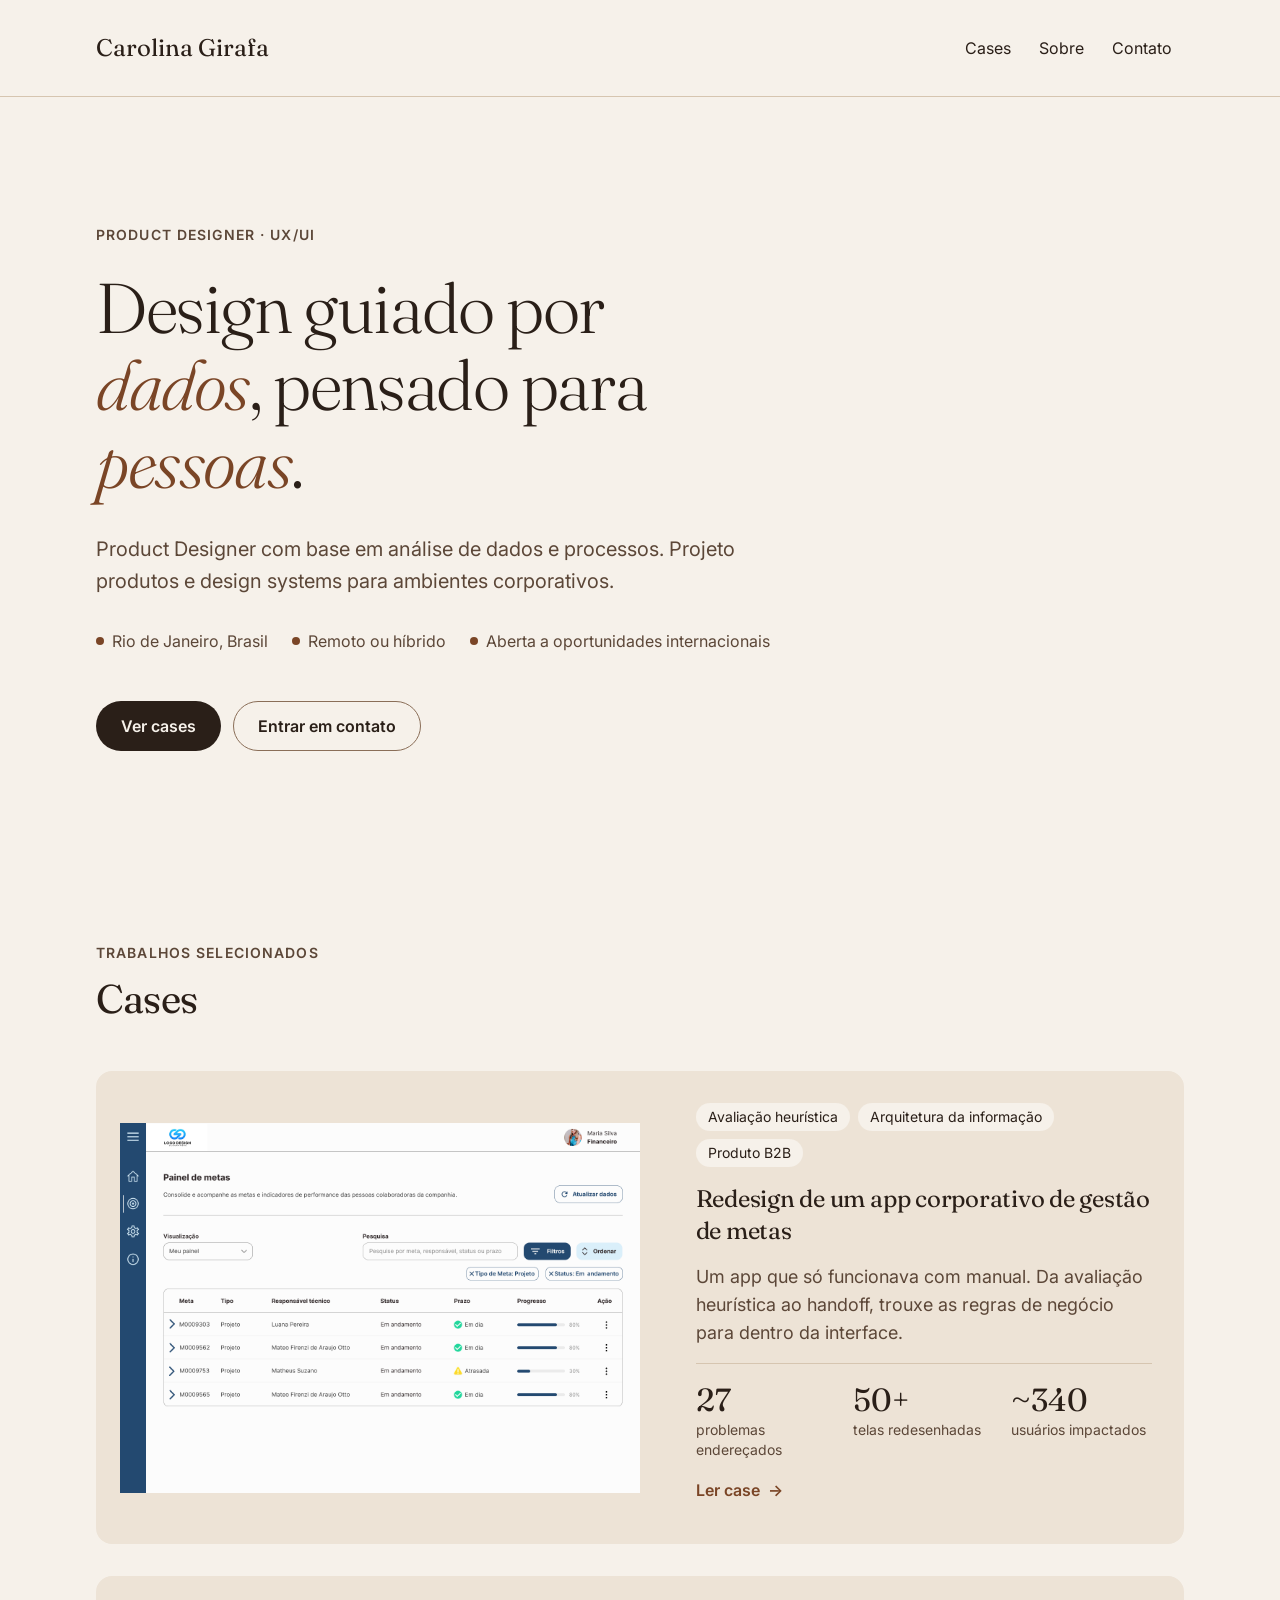
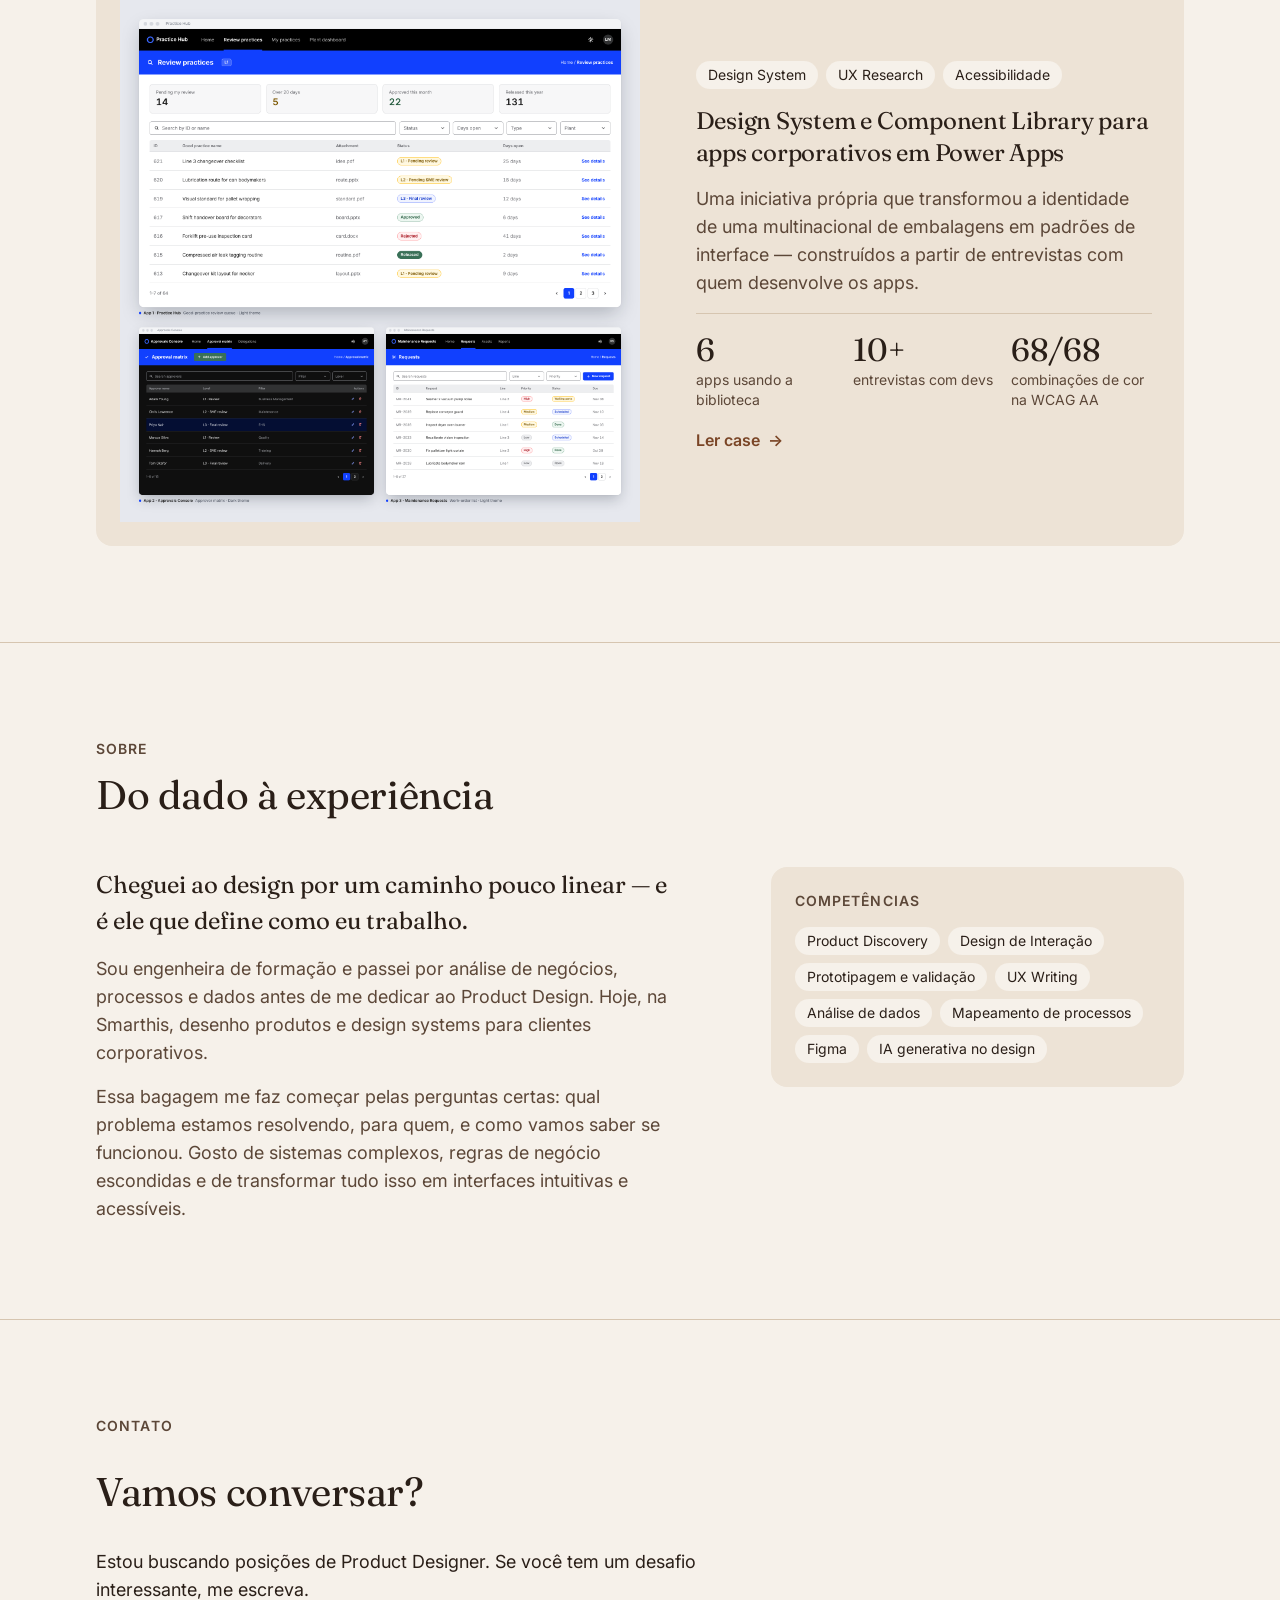
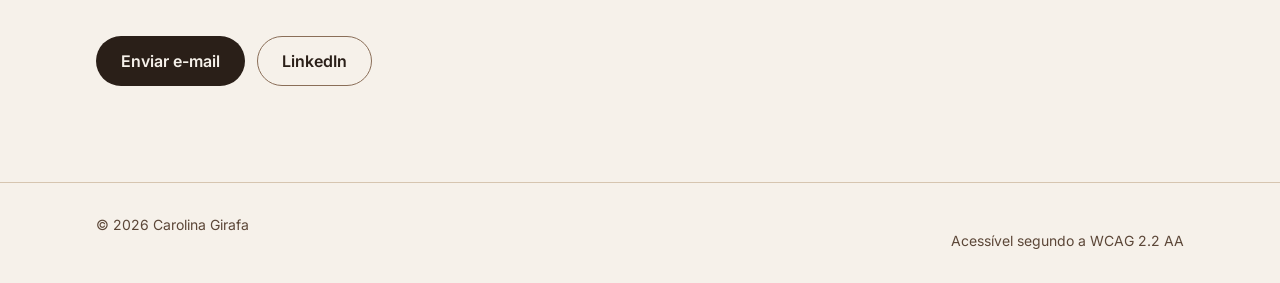
<file: index.html>
<!doctype html>
<html lang="pt-BR">
<head>
  <meta charset="utf-8">
  <meta name="viewport" content="width=device-width, initial-scale=1">
  <title>Carolina Girafa · Product Designer</title>
  <meta name="description" content="Portfólio de Carolina Girafa, Product Designer com base em análise de dados. Design guiado por dados, pensado para pessoas.">
  <meta name="color-scheme" content="light">

  <meta property="og:title" content="Carolina Girafa · Product Designer">
  <meta property="og:description" content="Design guiado por dados, pensado para pessoas.">
  <meta property="og:type" content="website">

  <link rel="preconnect" href="https://fonts.googleapis.com">
  <link rel="preconnect" href="https://fonts.gstatic.com" crossorigin>
  <link href="https://fonts.googleapis.com/css2?family=Fraunces:ital,opsz,wght@0,9..144,300;0,9..144,400;1,9..144,300;1,9..144,400&family=Inter:wght@400;600&display=swap" rel="stylesheet">
  <link rel="stylesheet" href="assets/css/styles.css">
</head>
<body>
  <a class="skip-link" href="#conteudo">Pular para o conteúdo</a>

  <header class="site-header">
    <div class="container site-header__inner">
      <a class="brand" href="./" aria-label="Carolina Girafa, página inicial">Carolina Girafa</a>
      <nav aria-label="Principal">
        <ul class="nav__list" role="list">
          <li><a class="nav__link" href="#cases">Cases</a></li>
          <li><a class="nav__link" href="#sobre">Sobre</a></li>
          <li><a class="nav__link" href="#contato">Contato</a></li>
        </ul>
      </nav>
    </div>
  </header>

  <main id="conteudo" tabindex="-1">

    <!-- Hero -->
    <section class="hero" aria-labelledby="hero-title">
      <div class="container">
        <p class="eyebrow">Product Designer · UX/UI</p>
        <h1 class="hero__title" id="hero-title">Design guiado por <em>dados</em>, pensado para <em>pessoas</em>.</h1>
        <p class="hero__lead">
          Product Designer com base em análise de dados e processos.
          Projeto produtos e design systems para ambientes corporativos.
        </p>
        <ul class="hero__meta" role="list">
          <li>Rio de Janeiro, Brasil</li>
          <li>Remoto ou híbrido</li>
          <li>Aberta a oportunidades internacionais</li>
        </ul>
        <div class="hero__actions">
          <a class="button button--primary" href="#cases">Ver cases</a>
          <a class="button button--secondary" href="#contato">Entrar em contato</a>
        </div>
      </div>
    </section>

    <!-- Cases -->
    <section class="section" id="cases" aria-labelledby="cases-title">
      <div class="container">
        <header class="section__header">
          <p class="eyebrow">Trabalhos selecionados</p>
          <h2 id="cases-title">Cases</h2>
        </header>

        <ul class="case-list" role="list">
          <li>
            <article class="case-card">
              <div class="case-card__media">
                <img src="assets/img/nts/02_painel_metas_depois.png" alt="Painel de Metas redesenhado, com tabela de metas, busca e filtros." loading="lazy" decoding="async">
              </div>
              <div class="case-card__body">
                <ul class="tag-list" role="list" aria-label="Categorias">
                  <li class="tag">Avaliação heurística</li>
                  <li class="tag">Arquitetura da informação</li>
                  <li class="tag">Produto B2B</li>
                </ul>
                <h3 class="case-card__title">
                  <a href="cases/gestao-de-metas.html">Redesign de um app corporativo de gestão de metas</a>
                </h3>
                <p class="case-card__summary">
                  Um app que só funcionava com manual. Da avaliação heurística ao handoff,
                  trouxe as regras de negócio para dentro da interface.
                </p>
                <dl class="metric-list">
                  <div><dt class="metric__label">problemas endereçados</dt><dd class="metric__value">27</dd></div>
                  <div><dt class="metric__label">telas redesenhadas</dt><dd class="metric__value">50+</dd></div>
                  <div><dt class="metric__label">usuários impactados</dt><dd class="metric__value">~340</dd></div>
                </dl>
                <p class="case-card__cta" aria-hidden="true">Ler case <span aria-hidden="true">→</span></p>
              </div>
            </article>
          </li>

          <li>
            <article class="case-card">
              <div class="case-card__media">
                <img src="assets/img/ds/04_apps_com_o_sistema.png" alt="Três apps diferentes construídos com o mesmo Design System, com a mesma navegação, cabeçalho, filtros e tabela." loading="lazy" decoding="async">
              </div>
              <div class="case-card__body">
                <ul class="tag-list" role="list" aria-label="Categorias">
                  <li class="tag">Design System</li>
                  <li class="tag">UX Research</li>
                  <li class="tag">Acessibilidade</li>
                </ul>
                <h3 class="case-card__title">
                  <a href="cases/design-system-power-apps.html">Design System e Component Library para apps corporativos em Power Apps</a>
                </h3>
                <p class="case-card__summary">
                  Uma iniciativa própria que transformou a identidade de uma multinacional de embalagens
                  em padrões de interface — construídos a partir de entrevistas com quem desenvolve os apps.
                </p>
                <dl class="metric-list">
                  <div><dt class="metric__label">apps usando a biblioteca</dt><dd class="metric__value">6</dd></div>
                  <div><dt class="metric__label">entrevistas com devs</dt><dd class="metric__value">10+</dd></div>
                  <div><dt class="metric__label">combinações de cor na WCAG AA</dt><dd class="metric__value">68/68</dd></div>
                </dl>
                <p class="case-card__cta" aria-hidden="true">Ler case <span aria-hidden="true">→</span></p>
              </div>
            </article>
          </li>
        </ul>
      </div>
    </section>

    <!-- Sobre -->
    <section class="section" id="sobre" aria-labelledby="sobre-title">
      <div class="container">
        <header class="section__header">
          <p class="eyebrow">Sobre</p>
          <h2 id="sobre-title">Do dado à experiência</h2>
        </header>

        <div class="about">
          <div class="about__text">
            <p>Cheguei ao design por um caminho pouco linear — e é ele que define como eu trabalho.</p>
            <p>
              Sou engenheira de formação e passei por análise de negócios, processos e dados
              antes de me dedicar ao Product Design. Hoje, na Smarthis, desenho
              produtos e design systems para clientes corporativos.
            </p>
            <p>
              Essa bagagem me faz começar pelas perguntas certas: qual problema estamos resolvendo,
              para quem, e como vamos saber se funcionou. Gosto de sistemas complexos, regras de negócio
              escondidas e de transformar tudo isso em interfaces intuitivas e acessíveis.
            </p>
          </div>
          <div class="skills">
            <h3 class="eyebrow" id="skills-title">Competências</h3>
            <ul class="tag-list" role="list">
              <li class="tag">Product Discovery</li>
              <li class="tag">Design de Interação</li>
              <li class="tag">Prototipagem e validação</li>
              <li class="tag">UX Writing</li>
              <li class="tag">Análise de dados</li>
              <li class="tag">Mapeamento de processos</li>
              <li class="tag">Figma</li>
              <li class="tag">IA generativa no design</li>
            </ul>
          </div>
        </div>
      </div>
    </section>

    <!-- Contato -->
    <section class="section" id="contato" aria-labelledby="contato-title">
      <div class="container">
        <div class="contact">
          <p class="eyebrow">Contato</p>
          <h2 class="contact__title" id="contato-title">Vamos conversar?</h2>
          <p>Estou buscando posições de Product Designer. Se você tem um desafio interessante, me escreva.</p>
          <ul class="contact__list" role="list">
            <li><a class="button button--primary" href="mailto:cgirafa1@gmail.com">Enviar e-mail</a></li>
            <li><a class="button button--secondary" href="https://www.linkedin.com/in/carolinagirafa/" rel="noopener">LinkedIn <span class="visually-hidden">(abre o perfil no LinkedIn)</span></a></li>
          </ul>
        </div>
      </div>
    </section>
  </main>

  <footer class="site-footer">
    <div class="container site-footer__inner">
      <p>© 2026 Carolina Girafa</p>
      <p>Acessível segundo a WCAG 2.2 AA</p>
    </div>
  </footer>
</body>
</html>
</file>
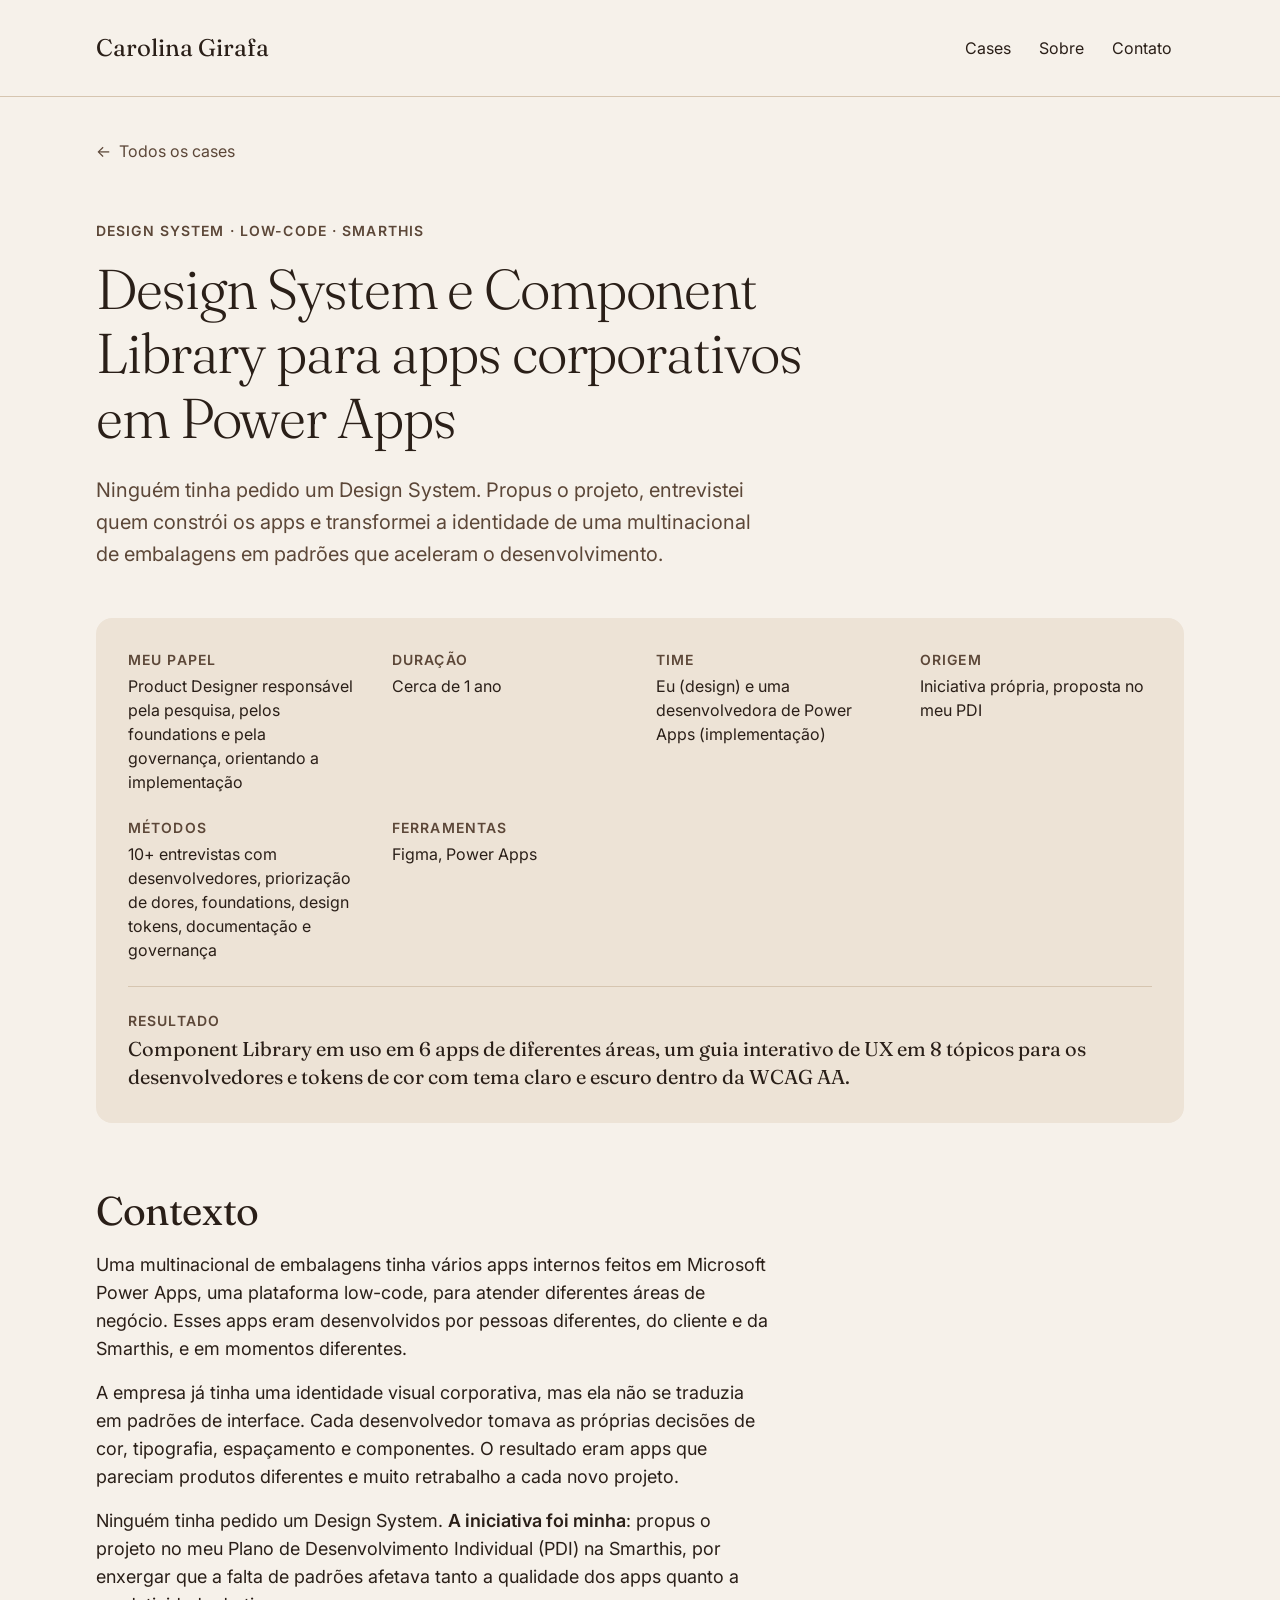
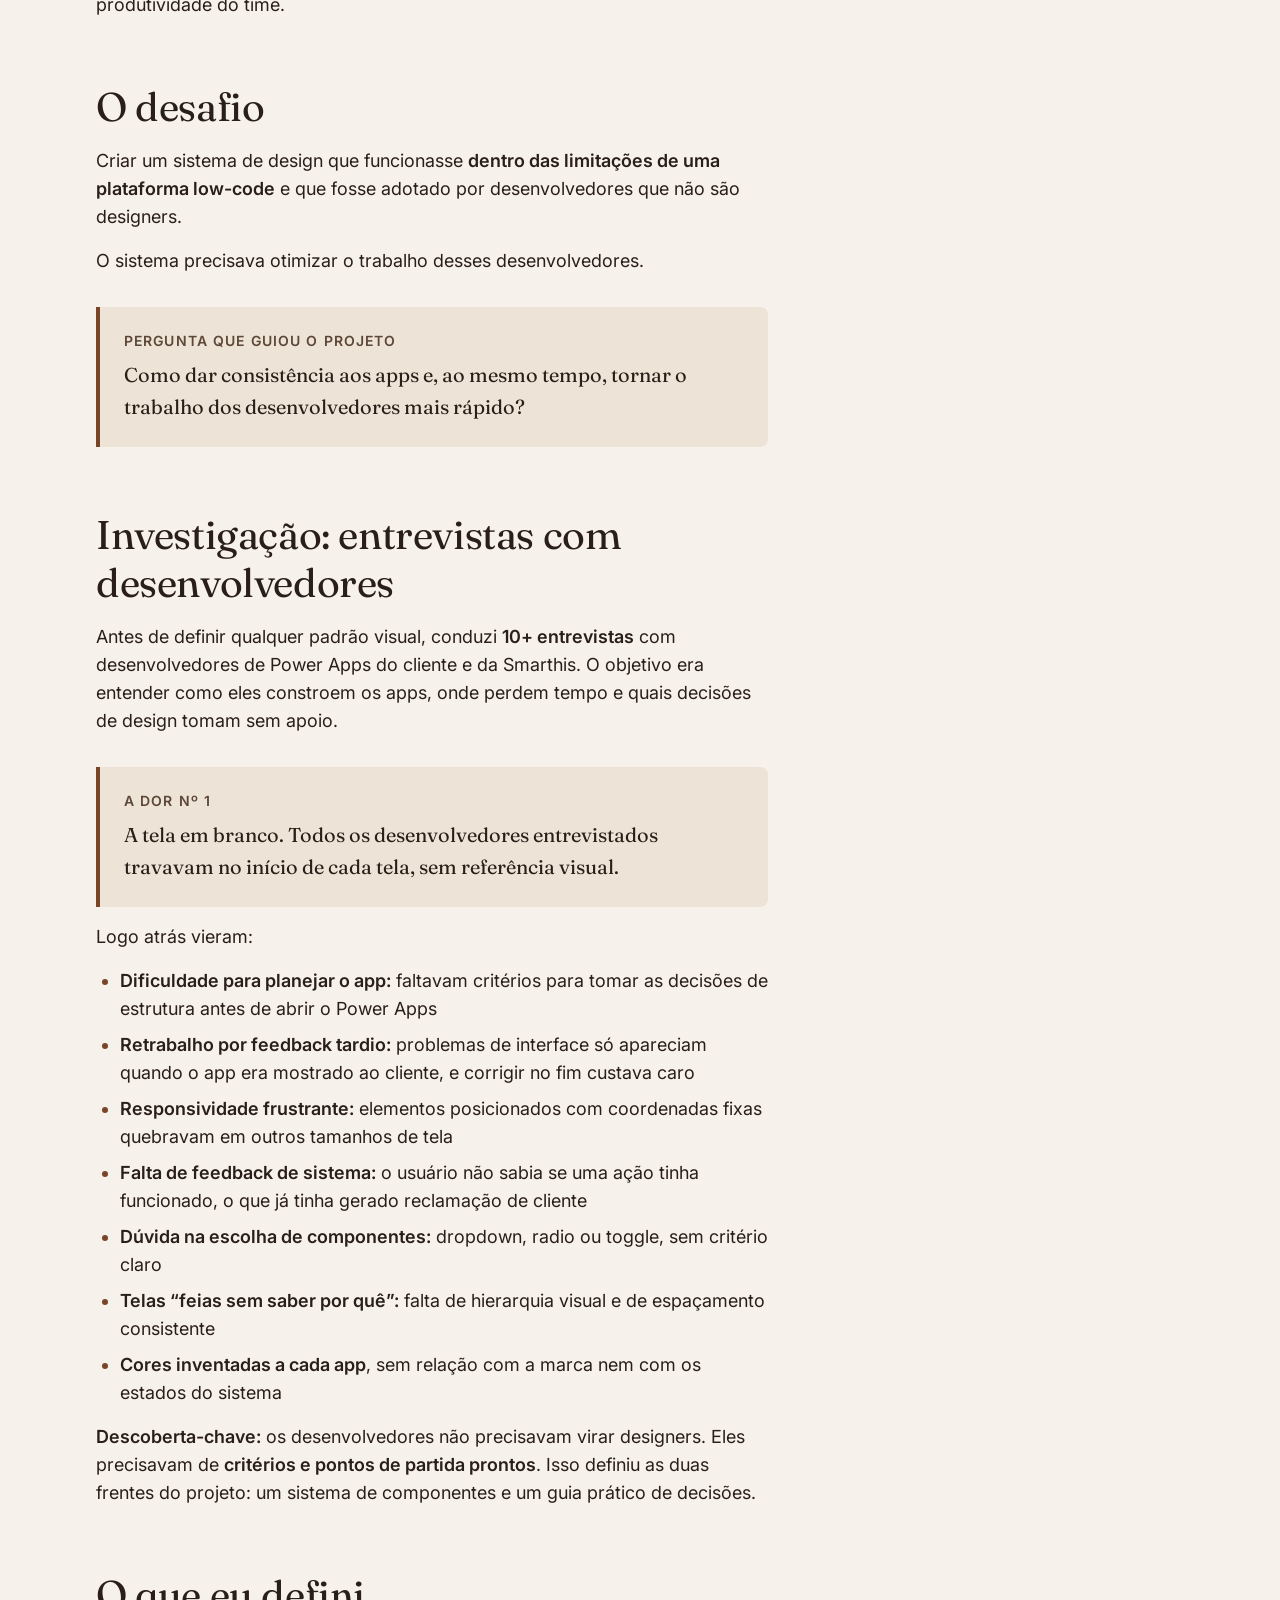
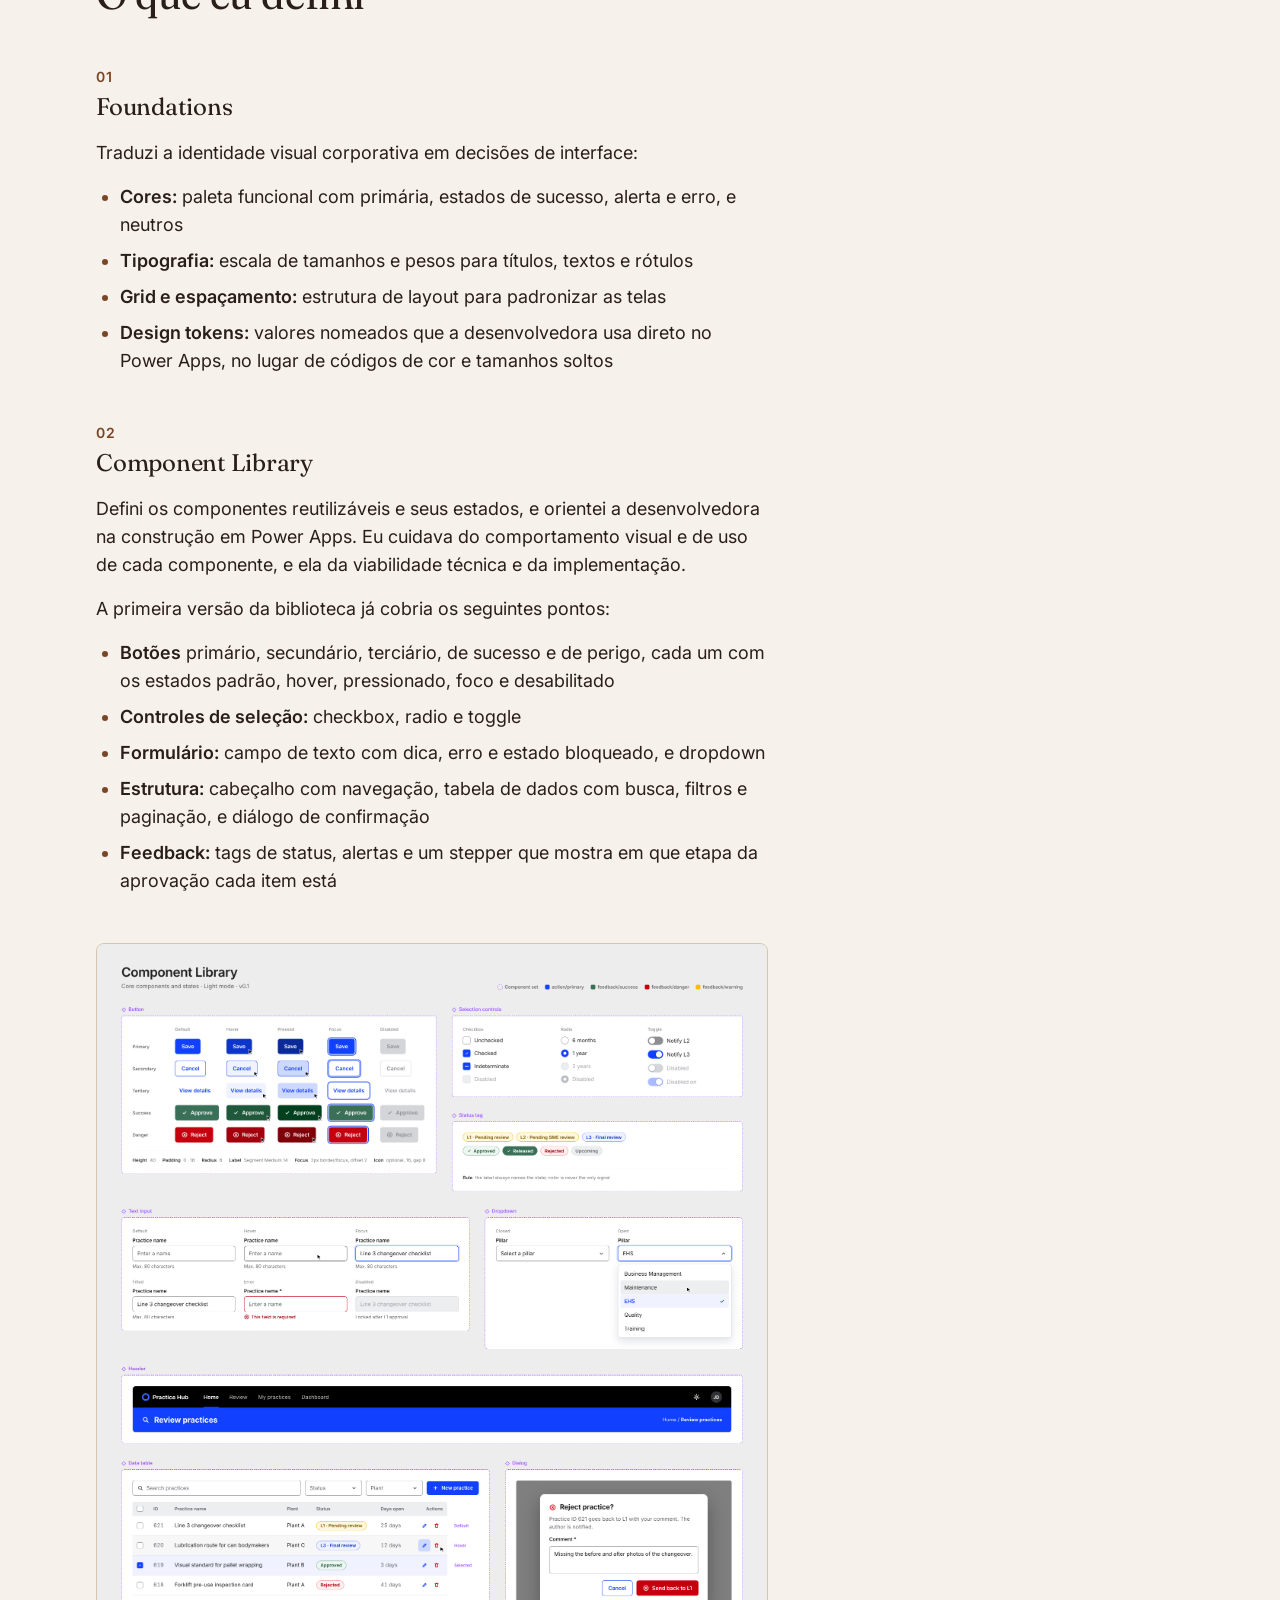
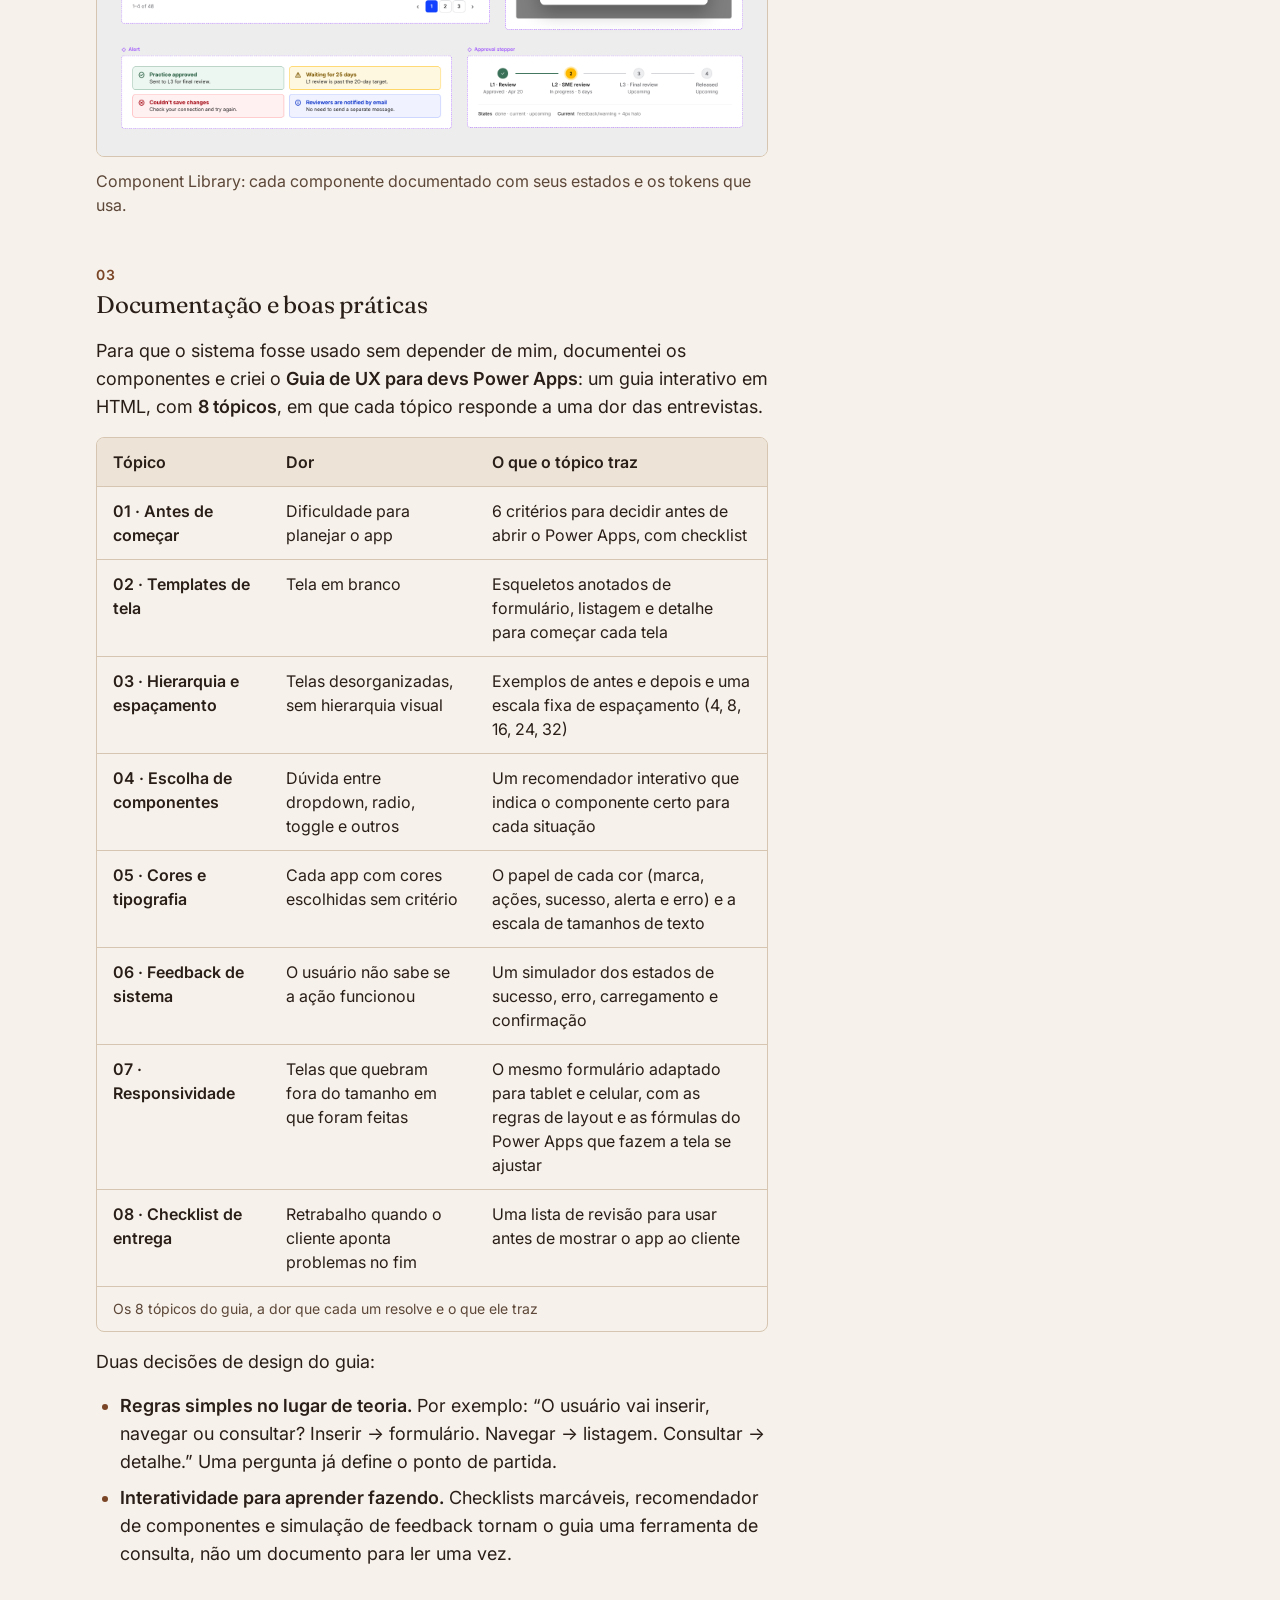
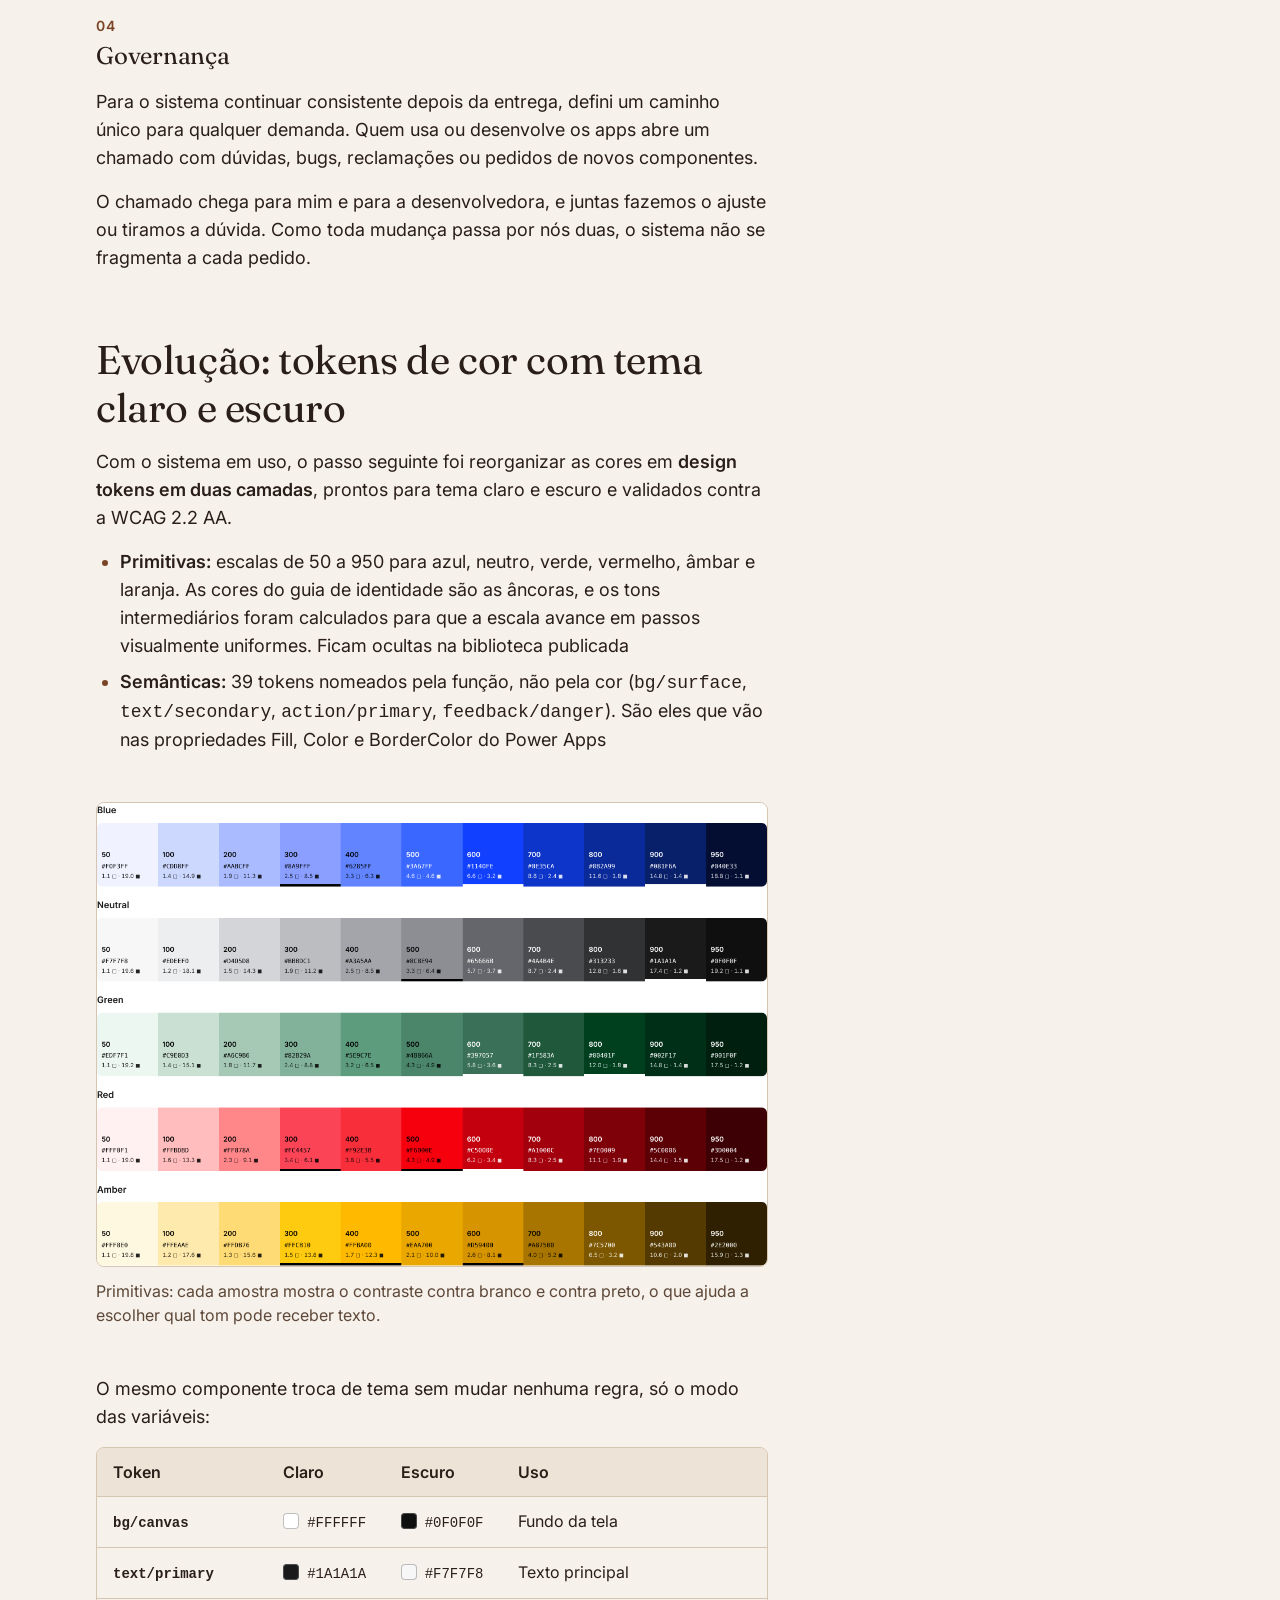
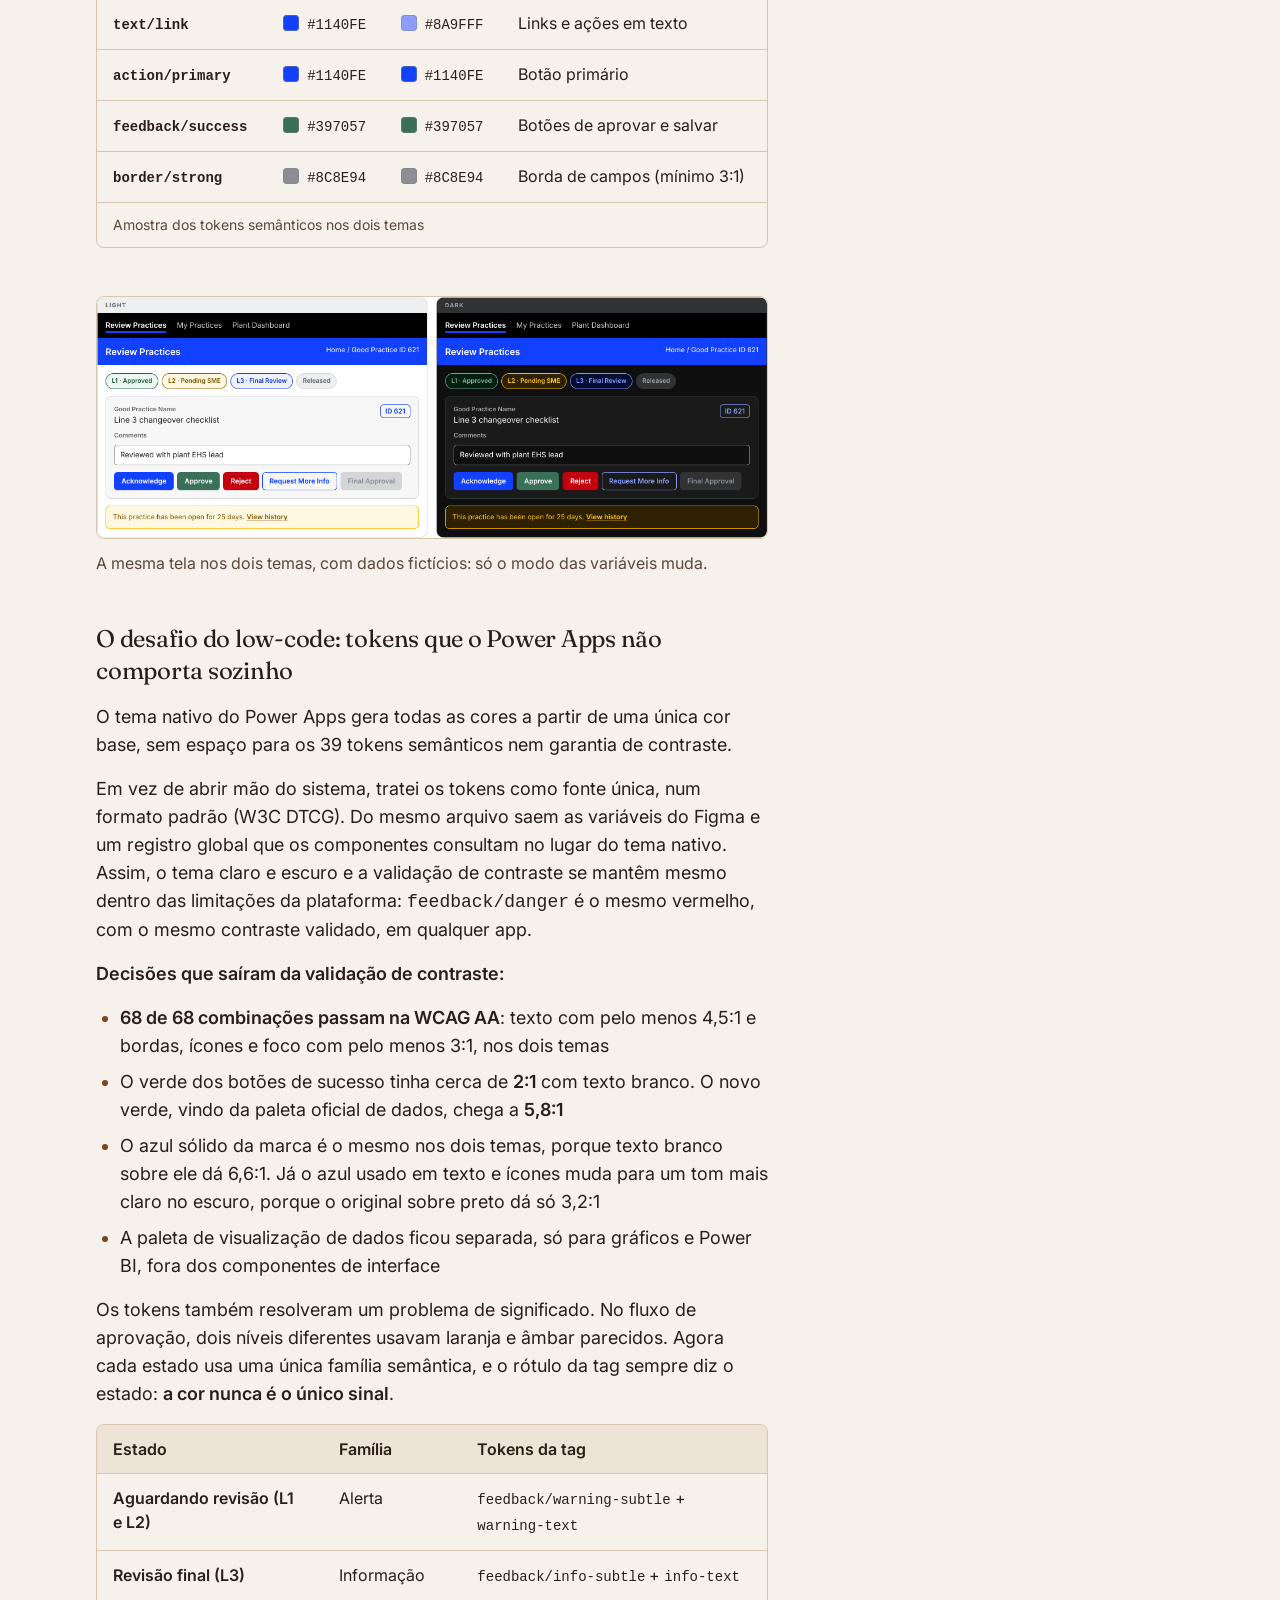
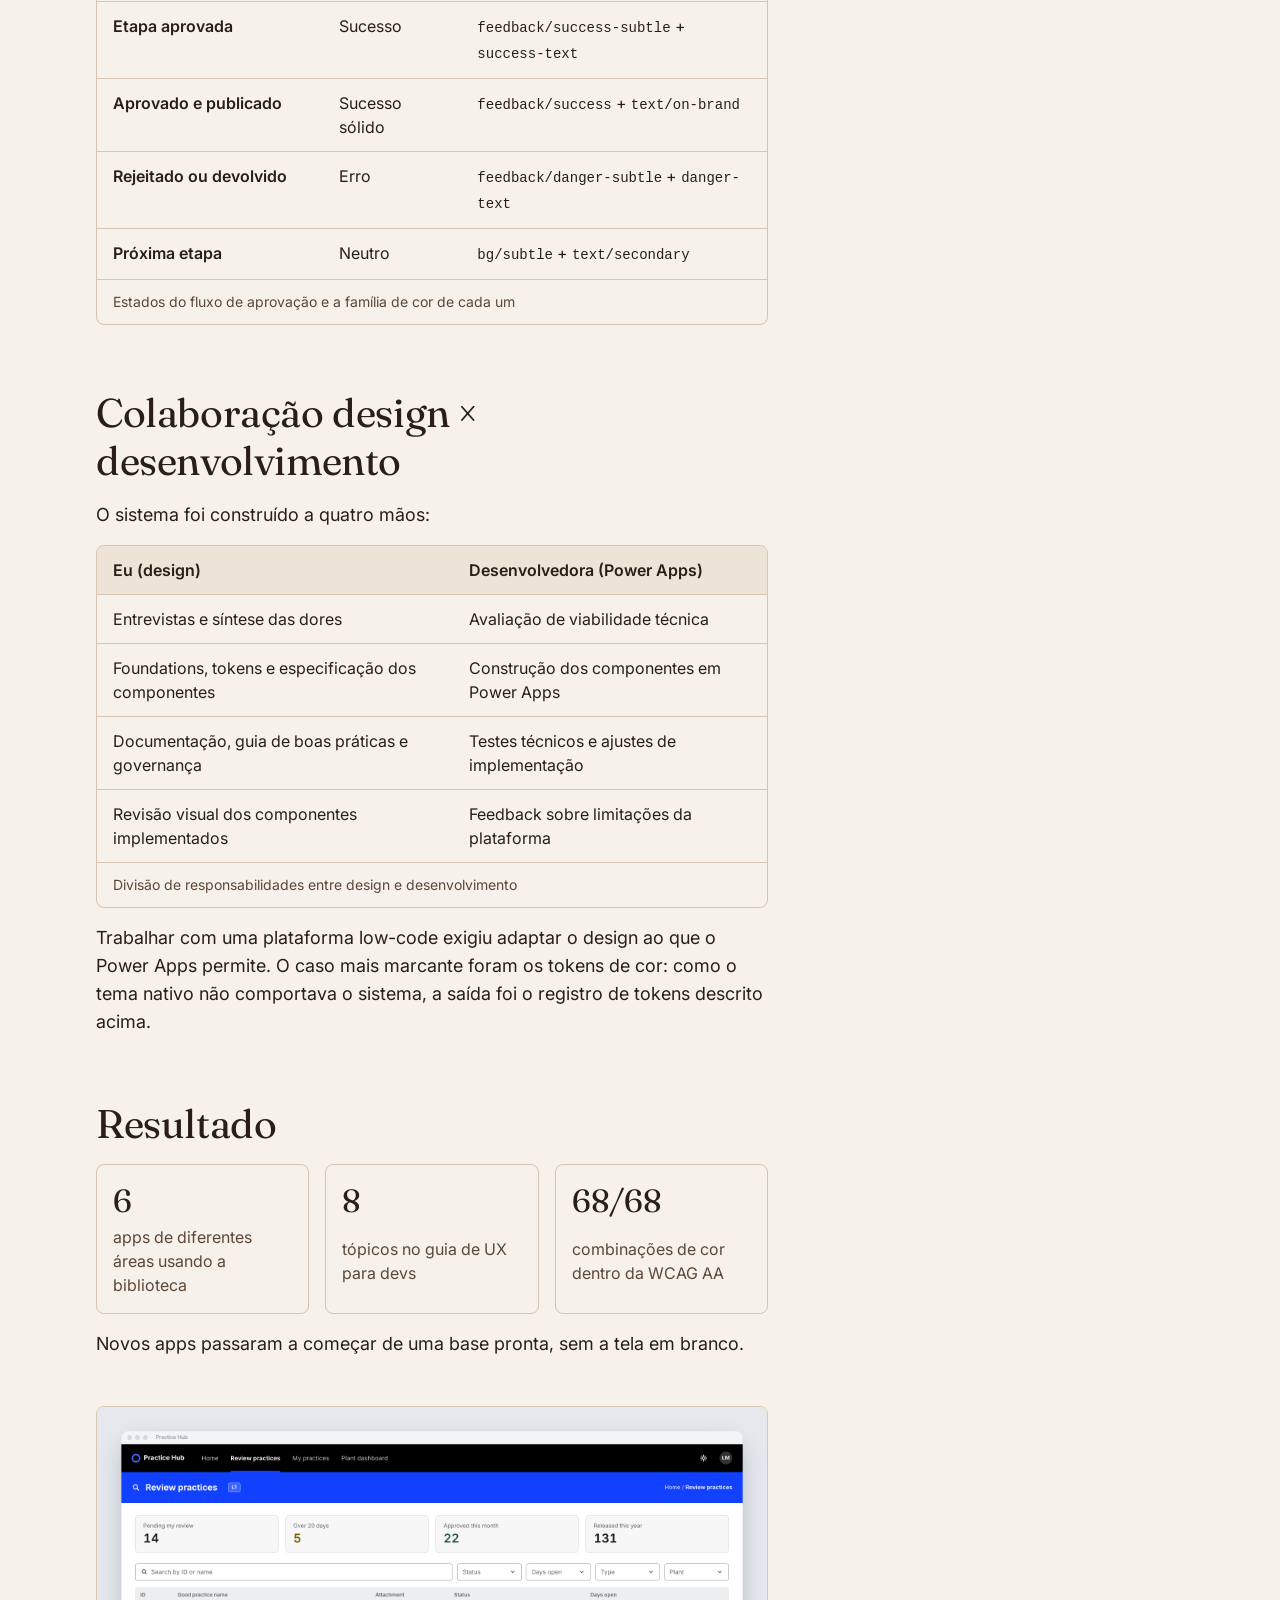
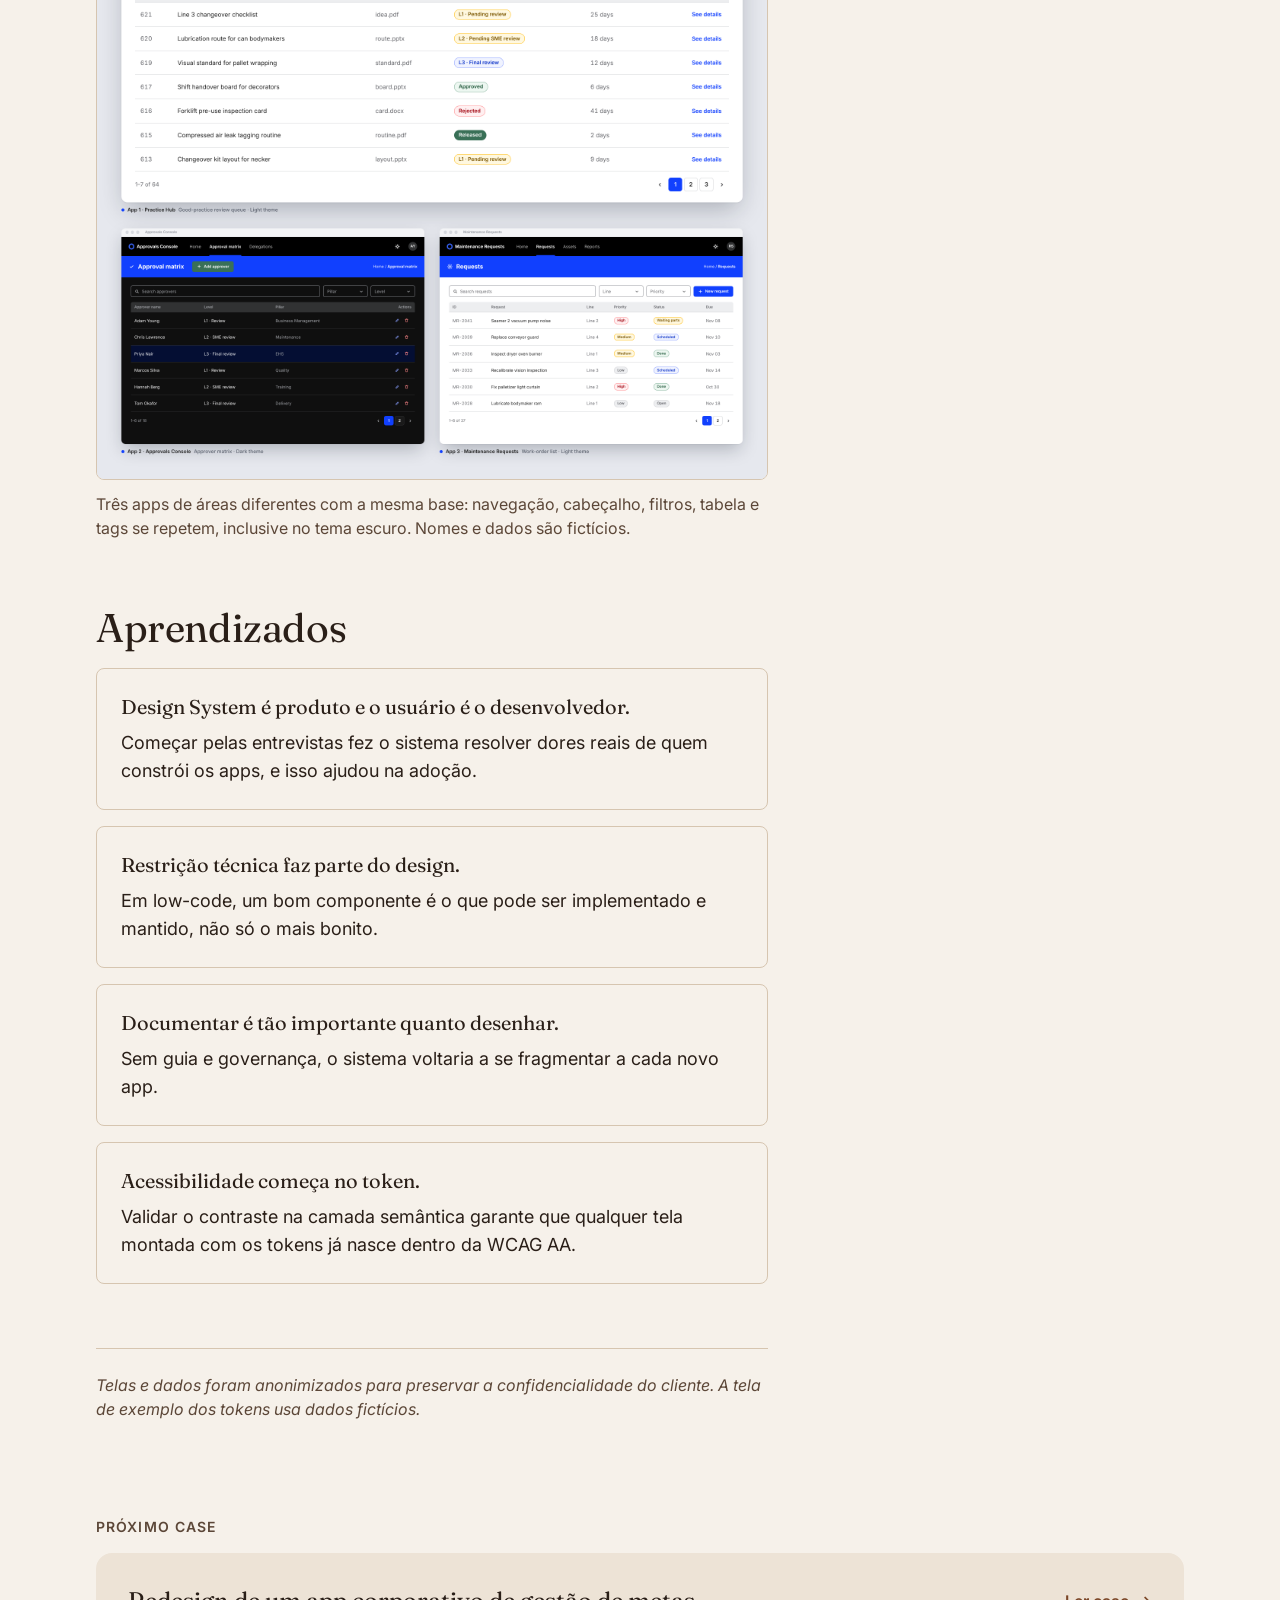
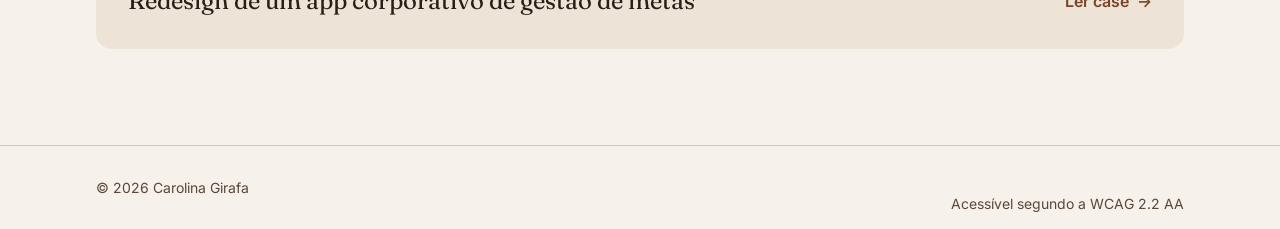
<file: cases/design-system-power-apps.html>
<!doctype html>
<html lang="pt-BR">
<head>
  <meta charset="utf-8">
  <meta name="viewport" content="width=device-width, initial-scale=1">
  <title>Design System para apps corporativos em Power Apps · Carolina Girafa</title>
  <meta name="description" content="Case de Design System: foundations, design tokens com tema claro e escuro e uma Component Library para apps em Power Apps, construídos a partir de entrevistas com desenvolvedores. Em uso em 6 apps.">
  <meta name="color-scheme" content="light">

  <link rel="preconnect" href="https://fonts.googleapis.com">
  <link rel="preconnect" href="https://fonts.gstatic.com" crossorigin>
  <link href="https://fonts.googleapis.com/css2?family=Fraunces:ital,opsz,wght@0,9..144,300;0,9..144,400;1,9..144,300;1,9..144,400&family=Inter:wght@400;600&display=swap" rel="stylesheet">
  <link rel="stylesheet" href="../assets/css/styles.css">
</head>
<body>
  <a class="skip-link" href="#conteudo">Pular para o conteúdo</a>

  <header class="site-header">
    <div class="container site-header__inner">
      <a class="brand" href="../" aria-label="Carolina Girafa, página inicial">Carolina Girafa</a>
      <nav aria-label="Principal">
        <ul class="nav__list" role="list">
          <li><a class="nav__link" href="../#cases">Cases</a></li>
          <li><a class="nav__link" href="../#sobre">Sobre</a></li>
          <li><a class="nav__link" href="../#contato">Contato</a></li>
        </ul>
      </nav>
    </div>
  </header>

  <main id="conteudo" tabindex="-1">
    <div class="container">
      <nav class="breadcrumb" aria-label="Navegação estrutural">
        <a href="../#cases"><span aria-hidden="true">←</span> Todos os cases</a>
      </nav>

      <!-- ===== Abertura ===== -->
      <header class="case-hero">
        <p class="eyebrow">Design System · Low-code · Smarthis</p>
        <h1 class="case-hero__title">Design System e Component Library para apps corporativos em Power Apps</h1>
        <p class="case-hero__lead">
          Ninguém tinha pedido um Design System. Propus o projeto, entrevistei quem constrói os apps
          e transformei a identidade de uma multinacional de embalagens em padrões que aceleram o desenvolvimento.
        </p>

        <dl class="case-summary" aria-label="Resumo do projeto">
          <div><dt>Meu papel</dt><dd>Product Designer responsável pela pesquisa, pelos foundations e pela governança, orientando a implementação</dd></div>
          <div><dt>Duração</dt><dd>Cerca de 1 ano</dd></div>
          <div><dt>Time</dt><dd>Eu (design) e uma desenvolvedora de Power Apps (implementação)</dd></div>
          <div><dt>Origem</dt><dd>Iniciativa própria, proposta no meu PDI</dd></div>
          <div><dt>Métodos</dt><dd>10+ entrevistas com desenvolvedores, priorização de dores, foundations, design tokens, documentação e governança</dd></div>
          <div><dt>Ferramentas</dt><dd>Figma, Power Apps</dd></div>
          <div class="case-summary__result"><dt>Resultado</dt><dd>Component Library em uso em 6 apps de diferentes áreas, um guia interativo de UX em 8 tópicos para os desenvolvedores e tokens de cor com tema claro e escuro dentro da WCAG AA.</dd></div>
        </dl>
      </header>

      <article class="prose">
        <!-- ===== Contexto ===== -->
        <h2>Contexto</h2>
        <p>Uma multinacional de embalagens tinha vários apps internos feitos em Microsoft Power Apps, uma plataforma low-code, para atender diferentes áreas de negócio. Esses apps eram desenvolvidos por pessoas diferentes, do cliente e da Smarthis, e em momentos diferentes.</p>
        <p>A empresa já tinha uma identidade visual corporativa, mas ela não se traduzia em padrões de interface. Cada desenvolvedor tomava as próprias decisões de cor, tipografia, espaçamento e componentes. O resultado eram apps que pareciam produtos diferentes e muito retrabalho a cada novo projeto.</p>
        <p>Ninguém tinha pedido um Design System. <strong>A iniciativa foi minha</strong>: propus o projeto no meu Plano de Desenvolvimento Individual (PDI) na Smarthis, por enxergar que a falta de padrões afetava tanto a qualidade dos apps quanto a produtividade do time.</p>

        <!-- ===== Desafio ===== -->
        <h2>O desafio</h2>
        <p>Criar um sistema de design que funcionasse <strong>dentro das limitações de uma plataforma low-code</strong> e que fosse adotado por desenvolvedores que não são designers.</p>
        <p>O sistema precisava otimizar o trabalho desses desenvolvedores.</p>
        <p class="callout">
          <span class="eyebrow callout__label">Pergunta que guiou o projeto</span>
          Como dar consistência aos apps e, ao mesmo tempo, tornar o trabalho dos desenvolvedores mais rápido?
        </p>

        <!-- ===== Investigação ===== -->
        <h2>Investigação: entrevistas com desenvolvedores</h2>
        <p>Antes de definir qualquer padrão visual, conduzi <strong>10+ entrevistas</strong> com desenvolvedores de Power Apps do cliente e da Smarthis. O objetivo era entender como eles constroem os apps, onde perdem tempo e quais decisões de design tomam sem apoio.</p>
        <p class="callout">
          <span class="eyebrow callout__label">A dor nº 1</span>
          A tela em branco. Todos os desenvolvedores entrevistados travavam no início de cada tela, sem referência visual.
        </p>
        <p>Logo atrás vieram:</p>
        <ul>
          <li><strong>Dificuldade para planejar o app:</strong> faltavam critérios para tomar as decisões de estrutura antes de abrir o Power Apps</li>
          <li><strong>Retrabalho por feedback tardio:</strong> problemas de interface só apareciam quando o app era mostrado ao cliente, e corrigir no fim custava caro</li>
          <li><strong>Responsividade frustrante:</strong> elementos posicionados com coordenadas fixas quebravam em outros tamanhos de tela</li>
          <li><strong>Falta de feedback de sistema:</strong> o usuário não sabia se uma ação tinha funcionado, o que já tinha gerado reclamação de cliente</li>
          <li><strong>Dúvida na escolha de componentes:</strong> dropdown, radio ou toggle, sem critério claro</li>
          <li><strong>Telas “feias sem saber por quê”:</strong> falta de hierarquia visual e de espaçamento consistente</li>
          <li><strong>Cores inventadas a cada app</strong>, sem relação com a marca nem com os estados do sistema</li>
        </ul>
        <p><strong>Descoberta-chave:</strong> os desenvolvedores não precisavam virar designers. Eles precisavam de <strong>critérios e pontos de partida prontos</strong>. Isso definiu as duas frentes do projeto: um sistema de componentes e um guia prático de decisões.</p>

        <!-- ===== O que eu defini ===== -->
        <h2>O que eu defini</h2>

        <h3><span class="theme__number">01</span> Foundations</h3>
        <p>Traduzi a identidade visual corporativa em decisões de interface:</p>
        <ul>
          <li><strong>Cores:</strong> paleta funcional com primária, estados de sucesso, alerta e erro, e neutros</li>
          <li><strong>Tipografia:</strong> escala de tamanhos e pesos para títulos, textos e rótulos</li>
          <li><strong>Grid e espaçamento:</strong> estrutura de layout para padronizar as telas</li>
          <li><strong>Design tokens:</strong> valores nomeados que a desenvolvedora usa direto no Power Apps, no lugar de códigos de cor e tamanhos soltos</li>
        </ul>

        <h3><span class="theme__number">02</span> Component Library</h3>
        <p>Defini os componentes reutilizáveis e seus estados, e orientei a desenvolvedora na construção em Power Apps. Eu cuidava do comportamento visual e de uso de cada componente, e ela da viabilidade técnica e da implementação.</p>
        <p>A primeira versão da biblioteca já cobria os seguintes pontos:</p>
        <ul>
          <li><strong>Botões</strong> primário, secundário, terciário, de sucesso e de perigo, cada um com os estados padrão, hover, pressionado, foco e desabilitado</li>
          <li><strong>Controles de seleção:</strong> checkbox, radio e toggle</li>
          <li><strong>Formulário:</strong> campo de texto com dica, erro e estado bloqueado, e dropdown</li>
          <li><strong>Estrutura:</strong> cabeçalho com navegação, tabela de dados com busca, filtros e paginação, e diálogo de confirmação</li>
          <li><strong>Feedback:</strong> tags de status, alertas e um stepper que mostra em que etapa da aprovação cada item está</li>
        </ul>

        <figure class="figure">
          <img src="../assets/img/ds/03_component_library.png" alt="Página da Component Library no tema claro com os componentes e seus estados: botões primário, secundário, terciário, de sucesso e de perigo em cinco estados; checkbox, radio e toggle; tags de status do fluxo de aprovação; campo de texto com estados padrão, foco, preenchido, erro e desabilitado; dropdown aberto e fechado; cabeçalho; tabela de dados com seleção; diálogo de rejeição; alertas de sucesso, aviso, erro e informação; e stepper de aprovação." loading="lazy" decoding="async">
          <figcaption>Component Library: cada componente documentado com seus estados e os tokens que usa.</figcaption>
        </figure>

        <h3><span class="theme__number">03</span> Documentação e boas práticas</h3>
        <p>Para que o sistema fosse usado sem depender de mim, documentei os componentes e criei o <strong>Guia de UX para devs Power Apps</strong>: um guia interativo em HTML, com <strong>8 tópicos</strong>, em que cada tópico responde a uma dor das entrevistas.</p>

        <div class="table-wrap" role="region" tabindex="0" aria-label="Os 8 tópicos do guia, a dor que cada um resolve e o que ele traz">
          <table>
            <caption>Os 8 tópicos do guia, a dor que cada um resolve e o que ele traz</caption>
            <thead><tr><th scope="col">Tópico</th><th scope="col">Dor</th><th scope="col">O que o tópico traz</th></tr></thead>
            <tbody>
              <tr><th scope="row">01 · Antes de começar</th><td>Dificuldade para planejar o app</td><td>6 critérios para decidir antes de abrir o Power Apps, com checklist</td></tr>
              <tr><th scope="row">02 · Templates de tela</th><td>Tela em branco</td><td>Esqueletos anotados de formulário, listagem e detalhe para começar cada tela</td></tr>
              <tr><th scope="row">03 · Hierarquia e espaçamento</th><td>Telas desorganizadas, sem hierarquia visual</td><td>Exemplos de antes e depois e uma escala fixa de espaçamento (4, 8, 16, 24, 32)</td></tr>
              <tr><th scope="row">04 · Escolha de componentes</th><td>Dúvida entre dropdown, radio, toggle e outros</td><td>Um recomendador interativo que indica o componente certo para cada situação</td></tr>
              <tr><th scope="row">05 · Cores e tipografia</th><td>Cada app com cores escolhidas sem critério</td><td>O papel de cada cor (marca, ações, sucesso, alerta e erro) e a escala de tamanhos de texto</td></tr>
              <tr><th scope="row">06 · Feedback de sistema</th><td>O usuário não sabe se a ação funcionou</td><td>Um simulador dos estados de sucesso, erro, carregamento e confirmação</td></tr>
              <tr><th scope="row">07 · Responsividade</th><td>Telas que quebram fora do tamanho em que foram feitas</td><td>O mesmo formulário adaptado para tablet e celular, com as regras de layout e as fórmulas do Power Apps que fazem a tela se ajustar</td></tr>
              <tr><th scope="row">08 · Checklist de entrega</th><td>Retrabalho quando o cliente aponta problemas no fim</td><td>Uma lista de revisão para usar antes de mostrar o app ao cliente</td></tr>
            </tbody>
          </table>
        </div>

        <p>Duas decisões de design do guia:</p>
        <ul>
          <li><strong>Regras simples no lugar de teoria.</strong> Por exemplo: “O usuário vai inserir, navegar ou consultar? Inserir → formulário. Navegar → listagem. Consultar → detalhe.” Uma pergunta já define o ponto de partida.</li>
          <li><strong>Interatividade para aprender fazendo.</strong> Checklists marcáveis, recomendador de componentes e simulação de feedback tornam o guia uma ferramenta de consulta, não um documento para ler uma vez.</li>
        </ul>

        <h3><span class="theme__number">04</span> Governança</h3>
        <p>Para o sistema continuar consistente depois da entrega, defini um caminho único para qualquer demanda. Quem usa ou desenvolve os apps abre um chamado com dúvidas, bugs, reclamações ou pedidos de novos componentes.</p>
        <p>O chamado chega para mim e para a desenvolvedora, e juntas fazemos o ajuste ou tiramos a dúvida. Como toda mudança passa por nós duas, o sistema não se fragmenta a cada pedido.</p>

        <!-- ===== Tokens de cor ===== -->
        <h2>Evolução: tokens de cor com tema claro e escuro</h2>
        <p>Com o sistema em uso, o passo seguinte foi reorganizar as cores em <strong>design tokens em duas camadas</strong>, prontos para tema claro e escuro e validados contra a WCAG 2.2 AA.</p>
        <ul>
          <li><strong>Primitivas:</strong> escalas de 50 a 950 para azul, neutro, verde, vermelho, âmbar e laranja. As cores do guia de identidade são as âncoras, e os tons intermediários foram calculados para que a escala avance em passos visualmente uniformes. Ficam ocultas na biblioteca publicada</li>
          <li><strong>Semânticas:</strong> 39 tokens nomeados pela função, não pela cor (<code>bg/surface</code>, <code>text/secondary</code>, <code>action/primary</code>, <code>feedback/danger</code>). São eles que vão nas propriedades Fill, Color e BorderColor do Power Apps</li>
        </ul>

        <figure class="figure">
          <img src="../assets/img/ds/02_primitivas.png" alt="Escalas primitivas de 50 a 950 em azul, neutro, verde, vermelho e âmbar. Cada amostra mostra o código hexadecimal e o contraste contra branco e preto, e as cores oficiais da marca aparecem marcadas como âncoras." loading="lazy" decoding="async">
          <figcaption>Primitivas: cada amostra mostra o contraste contra branco e contra preto, o que ajuda a escolher qual tom pode receber texto.</figcaption>
        </figure>

        <p>O mesmo componente troca de tema sem mudar nenhuma regra, só o modo das variáveis:</p>

        <div class="table-wrap" role="region" tabindex="0" aria-label="Amostra dos tokens semânticos nos dois temas">
          <table>
            <caption>Amostra dos tokens semânticos nos dois temas</caption>
            <thead><tr><th scope="col">Token</th><th scope="col">Claro</th><th scope="col">Escuro</th><th scope="col">Uso</th></tr></thead>
            <tbody>
              <tr><th scope="row"><code>bg/canvas</code></th><td><span class="swatch" style="background:#FFFFFF" aria-hidden="true"></span><code>#FFFFFF</code></td><td><span class="swatch" style="background:#0F0F0F" aria-hidden="true"></span><code>#0F0F0F</code></td><td>Fundo da tela</td></tr>
              <tr><th scope="row"><code>text/primary</code></th><td><span class="swatch" style="background:#1A1A1A" aria-hidden="true"></span><code>#1A1A1A</code></td><td><span class="swatch" style="background:#F7F7F8" aria-hidden="true"></span><code>#F7F7F8</code></td><td>Texto principal</td></tr>
              <tr><th scope="row"><code>text/link</code></th><td><span class="swatch" style="background:#1140FE" aria-hidden="true"></span><code>#1140FE</code></td><td><span class="swatch" style="background:#8A9FFF" aria-hidden="true"></span><code>#8A9FFF</code></td><td>Links e ações em texto</td></tr>
              <tr><th scope="row"><code>action/primary</code></th><td><span class="swatch" style="background:#1140FE" aria-hidden="true"></span><code>#1140FE</code></td><td><span class="swatch" style="background:#1140FE" aria-hidden="true"></span><code>#1140FE</code></td><td>Botão primário</td></tr>
              <tr><th scope="row"><code>feedback/success</code></th><td><span class="swatch" style="background:#397057" aria-hidden="true"></span><code>#397057</code></td><td><span class="swatch" style="background:#397057" aria-hidden="true"></span><code>#397057</code></td><td>Botões de aprovar e salvar</td></tr>
              <tr><th scope="row"><code>border/strong</code></th><td><span class="swatch" style="background:#8C8E94" aria-hidden="true"></span><code>#8C8E94</code></td><td><span class="swatch" style="background:#8C8E94" aria-hidden="true"></span><code>#8C8E94</code></td><td>Borda de campos (mínimo 3:1)</td></tr>
            </tbody>
          </table>
        </div>

        <figure class="figure">
          <img src="../assets/img/ds/01_preview_claro_escuro.png" alt="A mesma tela de revisão, montada só com tokens semânticos, lado a lado no tema claro e no escuro: barra de navegação preta, faixa azul com o título, tags de status, um card com campo de comentário, cinco botões (primário, aprovar, rejeitar, secundário e desabilitado) e um aviso em âmbar." loading="lazy" decoding="async">
          <figcaption>A mesma tela nos dois temas, com dados fictícios: só o modo das variáveis muda.</figcaption>
        </figure>

        <h3>O desafio do low-code: tokens que o Power Apps não comporta sozinho</h3>
        <p>O tema nativo do Power Apps gera todas as cores a partir de uma única cor base, sem espaço para os 39 tokens semânticos nem garantia de contraste.</p>
        <p>Em vez de abrir mão do sistema, tratei os tokens como fonte única, num formato padrão (W3C DTCG). Do mesmo arquivo saem as variáveis do Figma e um registro global que os componentes consultam no lugar do tema nativo. Assim, o tema claro e escuro e a validação de contraste se mantêm mesmo dentro das limitações da plataforma: <code>feedback/danger</code> é o mesmo vermelho, com o mesmo contraste validado, em qualquer app.</p>

        <p><strong>Decisões que saíram da validação de contraste:</strong></p>
        <ul>
          <li><strong>68 de 68 combinações passam na WCAG AA</strong>: texto com pelo menos 4,5:1 e bordas, ícones e foco com pelo menos 3:1, nos dois temas</li>
          <li>O verde dos botões de sucesso tinha cerca de <strong>2:1</strong> com texto branco. O novo verde, vindo da paleta oficial de dados, chega a <strong>5,8:1</strong></li>
          <li>O azul sólido da marca é o mesmo nos dois temas, porque texto branco sobre ele dá 6,6:1. Já o azul usado em texto e ícones muda para um tom mais claro no escuro, porque o original sobre preto dá só 3,2:1</li>
          <li>A paleta de visualização de dados ficou separada, só para gráficos e Power BI, fora dos componentes de interface</li>
        </ul>

        <p>Os tokens também resolveram um problema de significado. No fluxo de aprovação, dois níveis diferentes usavam laranja e âmbar parecidos. Agora cada estado usa uma única família semântica, e o rótulo da tag sempre diz o estado: <strong>a cor nunca é o único sinal</strong>.</p>

        <div class="table-wrap" role="region" tabindex="0" aria-label="Estados do fluxo de aprovação e a família de cor de cada um">
          <table>
            <caption>Estados do fluxo de aprovação e a família de cor de cada um</caption>
            <thead><tr><th scope="col">Estado</th><th scope="col">Família</th><th scope="col">Tokens da tag</th></tr></thead>
            <tbody>
              <tr><th scope="row">Aguardando revisão (L1 e L2)</th><td>Alerta</td><td><code>feedback/warning-subtle</code> + <code>warning-text</code></td></tr>
              <tr><th scope="row">Revisão final (L3)</th><td>Informação</td><td><code>feedback/info-subtle</code> + <code>info-text</code></td></tr>
              <tr><th scope="row">Etapa aprovada</th><td>Sucesso</td><td><code>feedback/success-subtle</code> + <code>success-text</code></td></tr>
              <tr><th scope="row">Aprovado e publicado</th><td>Sucesso sólido</td><td><code>feedback/success</code> + <code>text/on-brand</code></td></tr>
              <tr><th scope="row">Rejeitado ou devolvido</th><td>Erro</td><td><code>feedback/danger-subtle</code> + <code>danger-text</code></td></tr>
              <tr><th scope="row">Próxima etapa</th><td>Neutro</td><td><code>bg/subtle</code> + <code>text/secondary</code></td></tr>
            </tbody>
          </table>
        </div>

        <!-- ===== Colaboração ===== -->
        <h2>Colaboração design × desenvolvimento</h2>
        <p>O sistema foi construído a quatro mãos:</p>
        <div class="table-wrap" role="region" tabindex="0" aria-label="Divisão de responsabilidades entre design e desenvolvimento">
          <table>
            <caption>Divisão de responsabilidades entre design e desenvolvimento</caption>
            <thead><tr><th scope="col">Eu (design)</th><th scope="col">Desenvolvedora (Power Apps)</th></tr></thead>
            <tbody>
              <tr><td>Entrevistas e síntese das dores</td><td>Avaliação de viabilidade técnica</td></tr>
              <tr><td>Foundations, tokens e especificação dos componentes</td><td>Construção dos componentes em Power Apps</td></tr>
              <tr><td>Documentação, guia de boas práticas e governança</td><td>Testes técnicos e ajustes de implementação</td></tr>
              <tr><td>Revisão visual dos componentes implementados</td><td>Feedback sobre limitações da plataforma</td></tr>
            </tbody>
          </table>
        </div>
        <p>Trabalhar com uma plataforma low-code exigiu adaptar o design ao que o Power Apps permite. O caso mais marcante foram os tokens de cor: como o tema nativo não comportava o sistema, a saída foi o registro de tokens descrito acima.</p>

        <!-- ===== Resultado ===== -->
        <h2>Resultado</h2>
        <ul class="stat-row" role="list" aria-label="Resultados">
          <li><span class="stat-row__value">6</span><span class="stat-row__label">apps de diferentes áreas usando a biblioteca</span></li>
          <li><span class="stat-row__value">8</span><span class="stat-row__label">tópicos no guia de UX para devs</span></li>
          <li><span class="stat-row__value">68/68</span><span class="stat-row__label">combinações de cor dentro da WCAG AA</span></li>
        </ul>
        <p>Novos apps passaram a começar de uma base pronta, sem a tela em branco.</p>
        
        <figure class="figure">
          <img src="../assets/img/ds/04_apps_com_o_sistema.png" alt="Três apps diferentes construídos com o mesmo sistema: uma fila de revisão de boas práticas com indicadores, filtros e tabela com tags de status, no tema claro; uma matriz de aprovadores no tema escuro; e uma lista de pedidos de manutenção no tema claro. Os três compartilham a barra de navegação preta, a faixa azul de título, a busca, os filtros, a tabela e a paginação." loading="lazy" decoding="async">
          <figcaption>Três apps de áreas diferentes com a mesma base: navegação, cabeçalho, filtros, tabela e tags se repetem, inclusive no tema escuro. Nomes e dados são fictícios.</figcaption>
        </figure>

        <!-- ===== Aprendizados ===== -->
        <h2>Aprendizados</h2>
        <ul class="learning-list" role="list">
          <li><strong>Design System é produto e o usuário é o desenvolvedor.</strong> Começar pelas entrevistas fez o sistema resolver dores reais de quem constrói os apps, e isso ajudou na adoção.</li>
          <li><strong>Restrição técnica faz parte do design.</strong> Em low-code, um bom componente é o que pode ser implementado e mantido, não só o mais bonito.</li>
          <li><strong>Documentar é tão importante quanto desenhar.</strong> Sem guia e governança, o sistema voltaria a se fragmentar a cada novo app.</li>
          <li><strong>Acessibilidade começa no token.</strong> Validar o contraste na camada semântica garante que qualquer tela montada com os tokens já nasce dentro da WCAG AA.</li>
        </ul>

        <p class="note">Telas e dados foram anonimizados para preservar a confidencialidade do cliente. A tela de exemplo dos tokens usa dados fictícios.</p>
      </article>

      <!-- ===== Próximo case ===== -->
      <section class="section" aria-labelledby="next-title">
        <h2 class="eyebrow" id="next-title">Próximo case</h2>
        <a class="next-case" href="gestao-de-metas.html">
          <span class="next-case__title">Redesign de um app corporativo de gestão de metas</span>
          <span class="case-card__cta">Ler case <span aria-hidden="true">→</span></span>
        </a>
      </section>
    </div>
  </main>

  <footer class="site-footer">
    <div class="container site-footer__inner">
      <p>© 2026 Carolina Girafa</p>
      <p>Acessível segundo a WCAG 2.2 AA</p>
    </div>
  </footer>
</body>
</html>
</file>
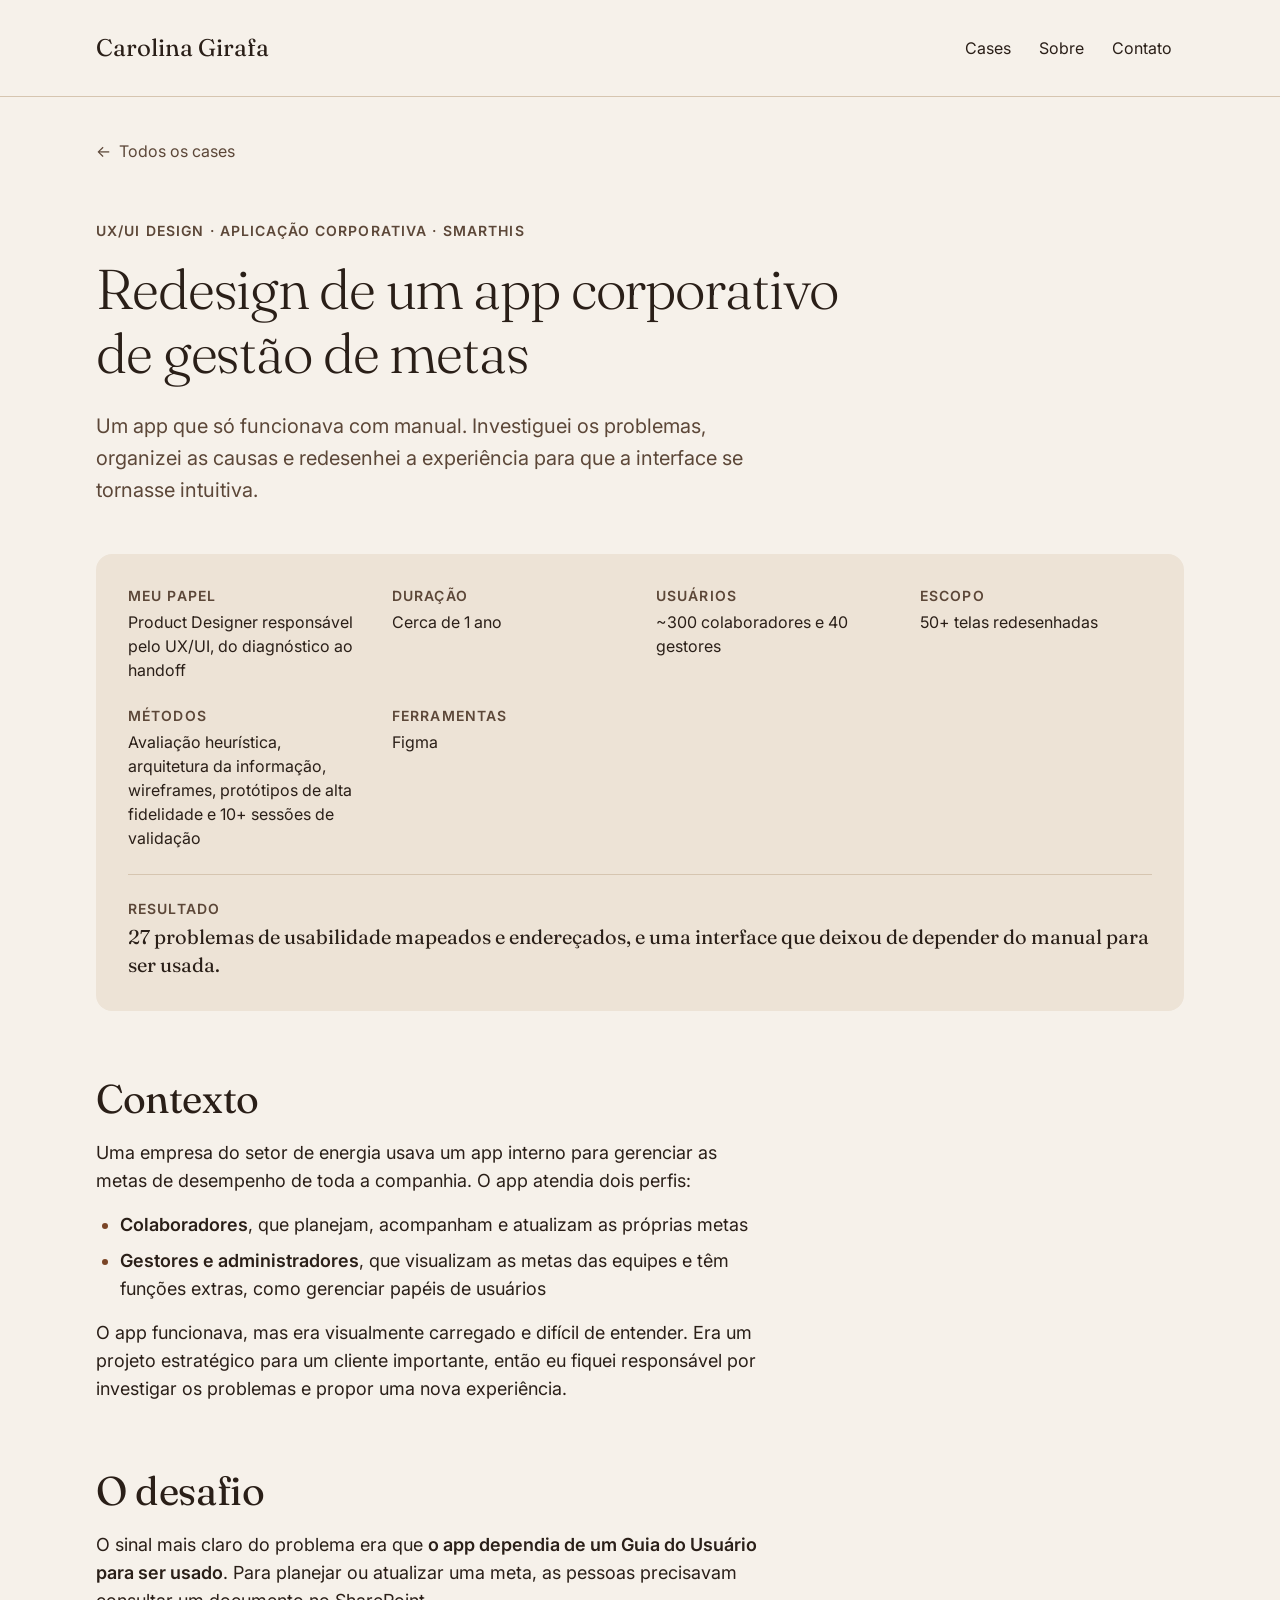
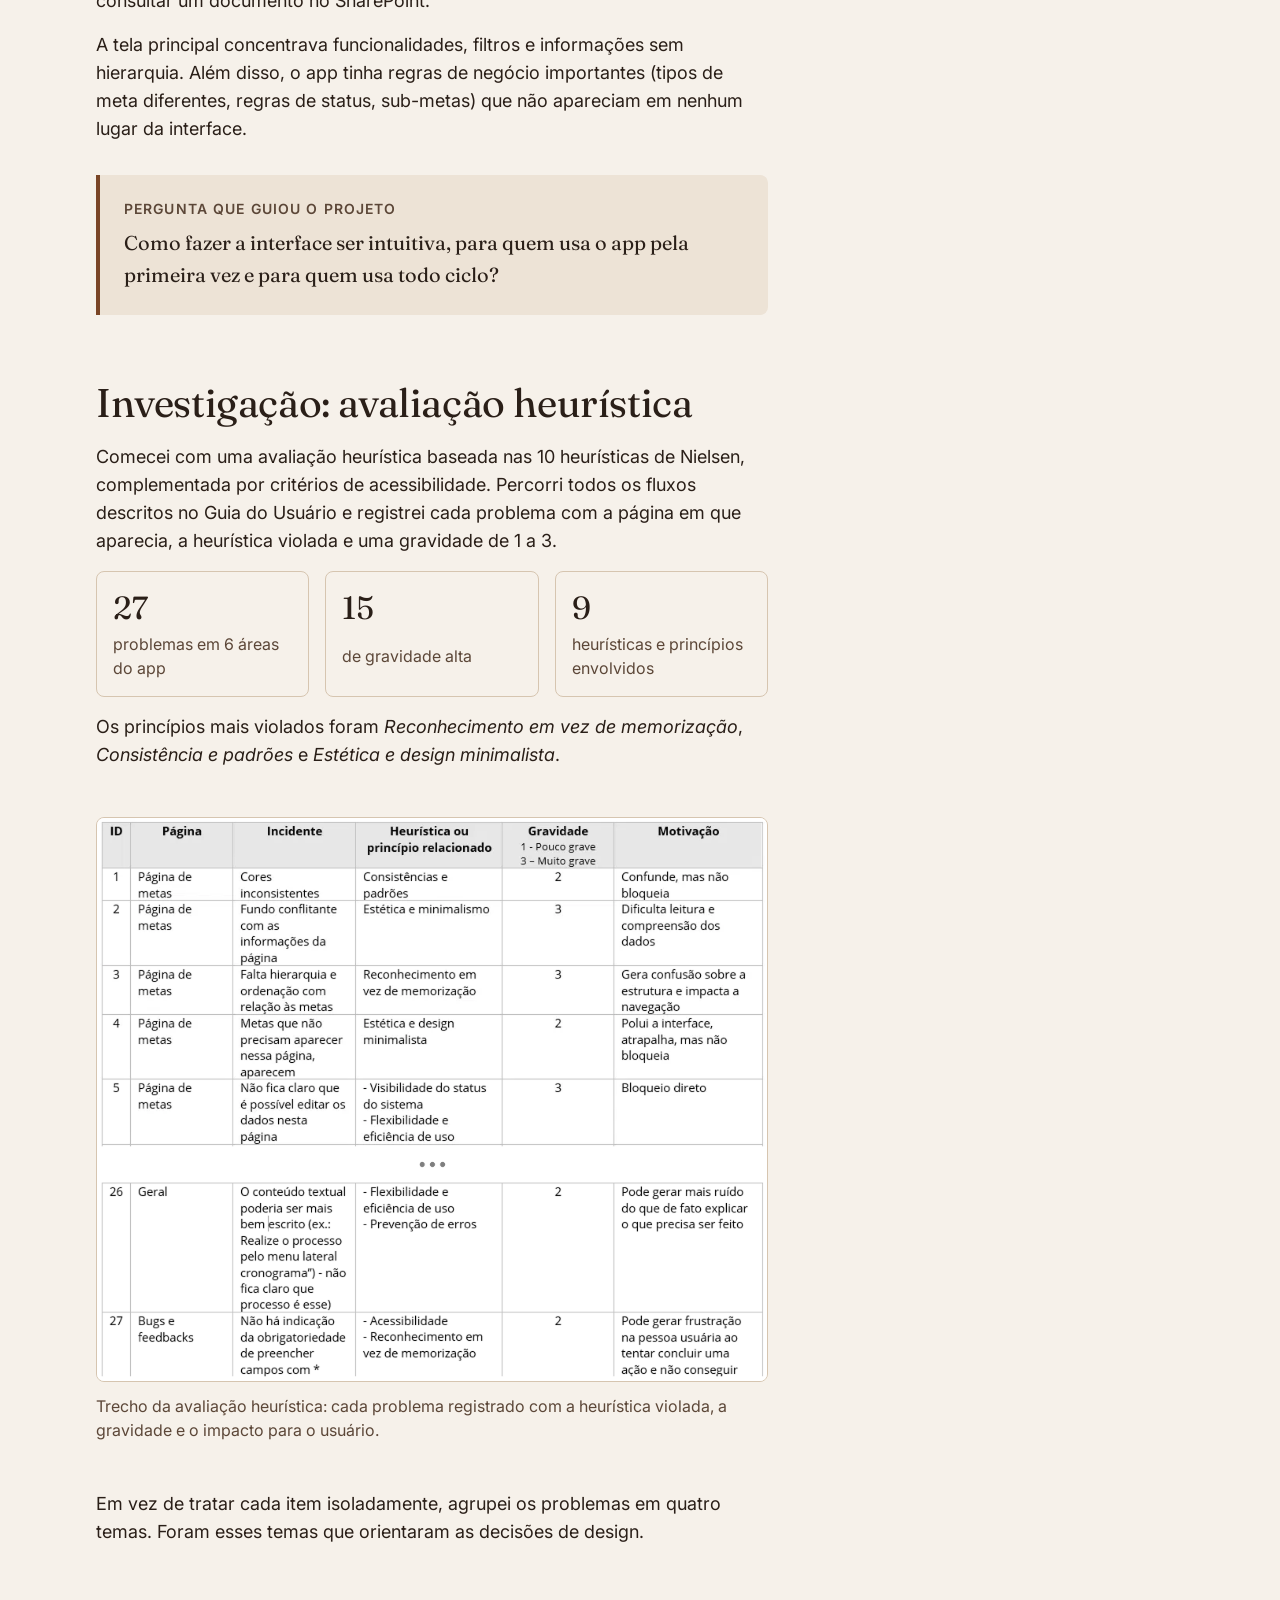
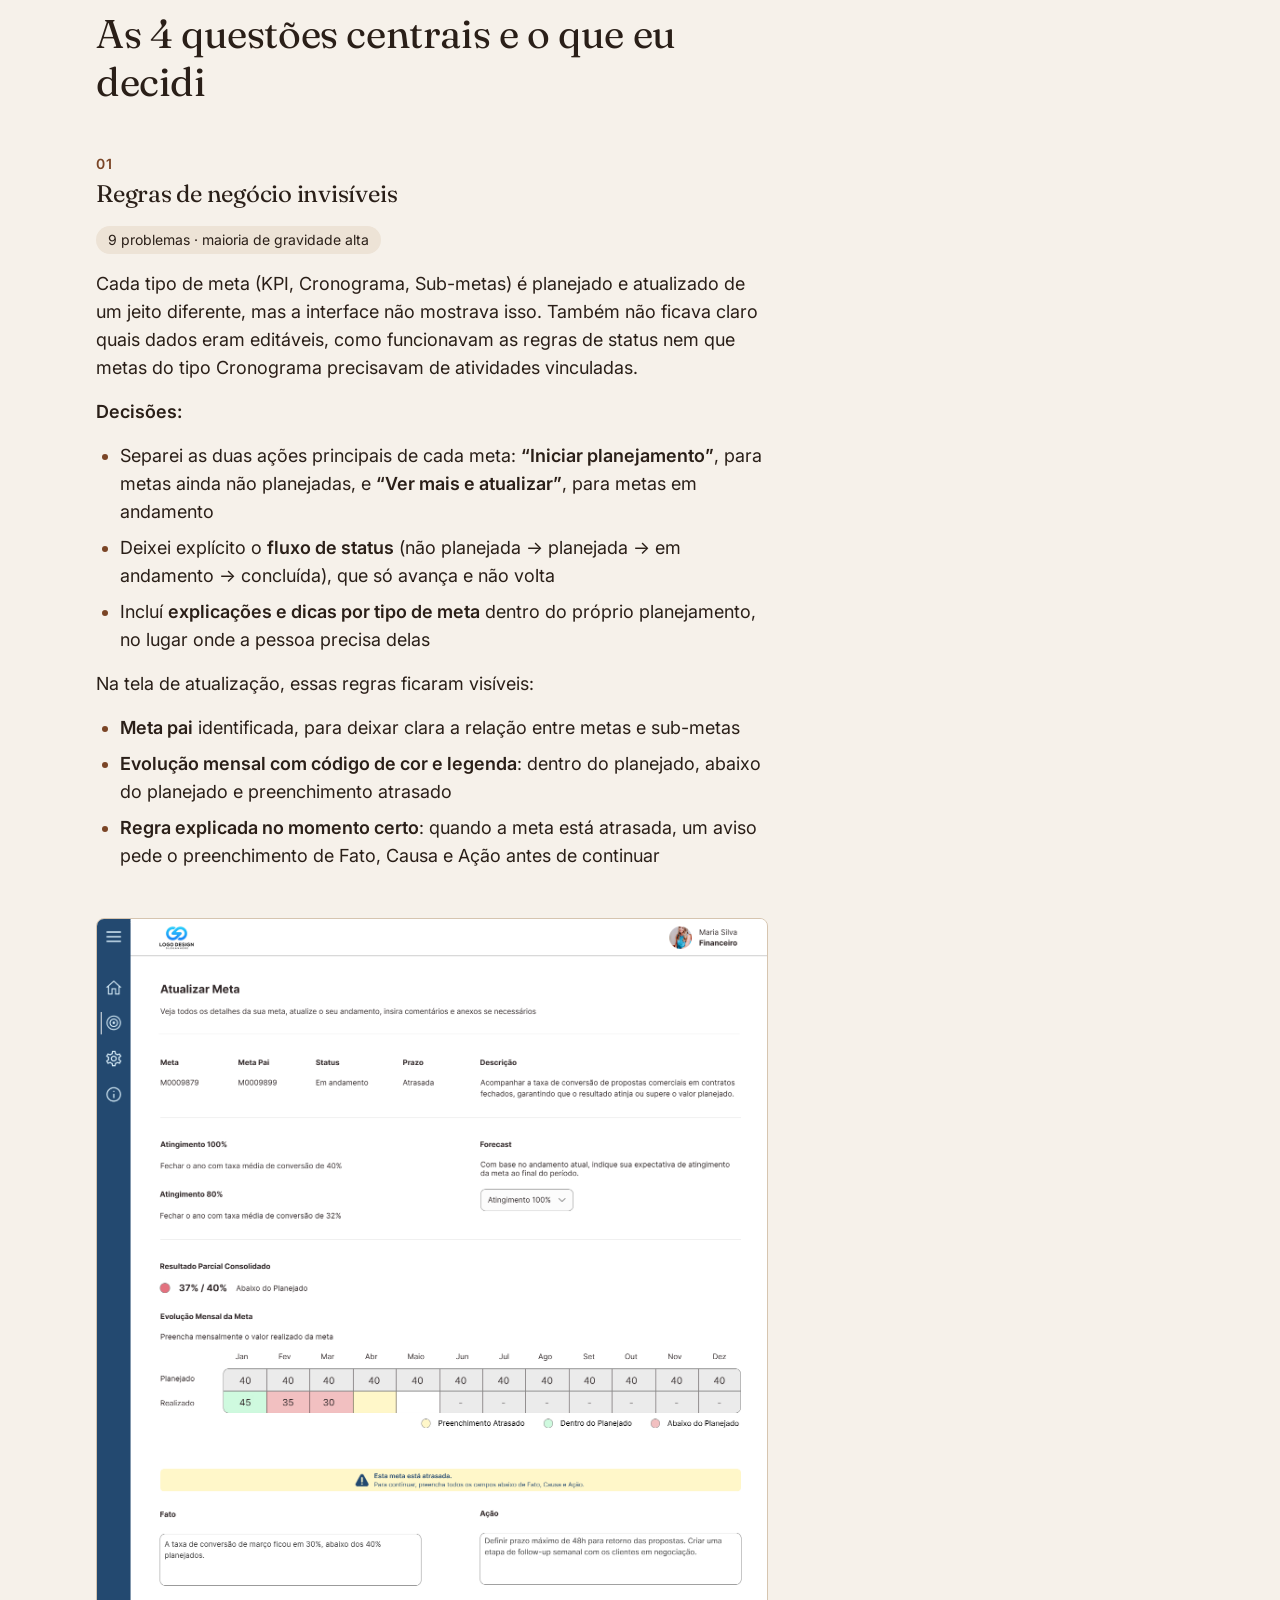
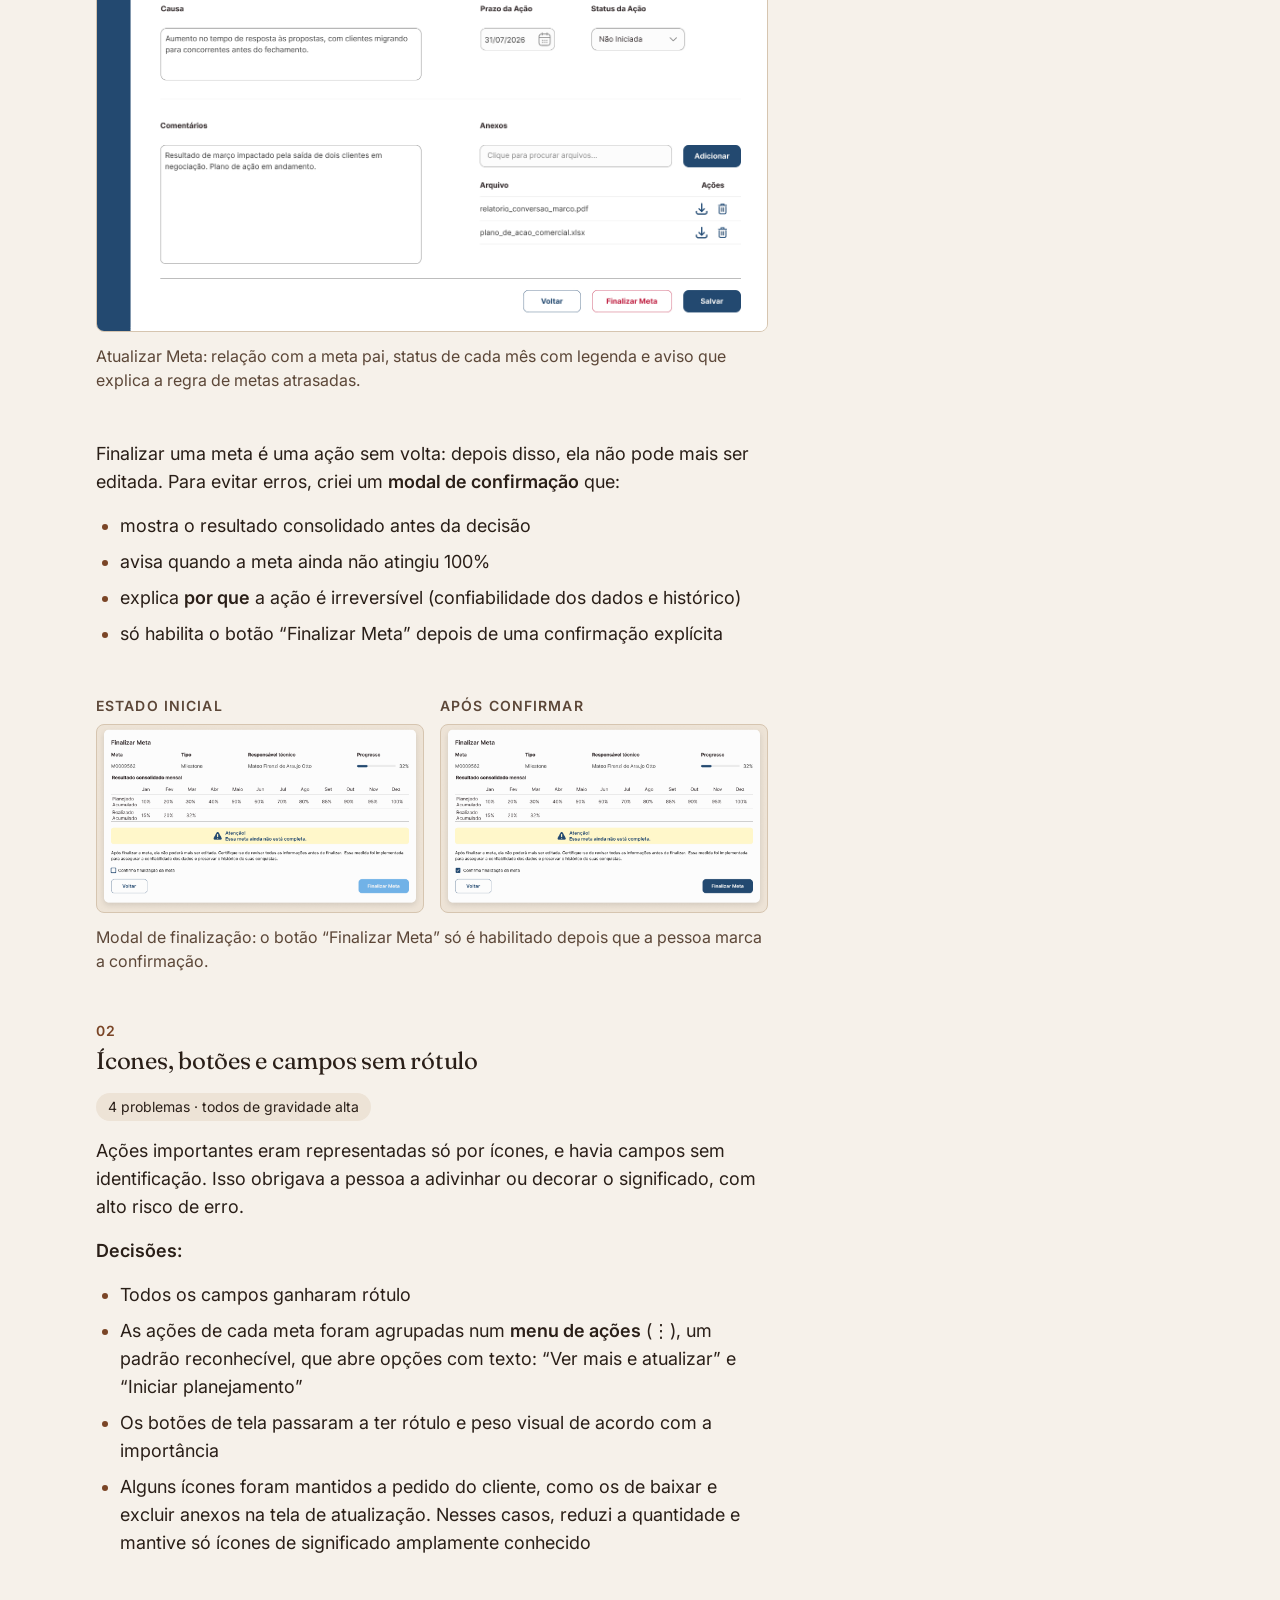
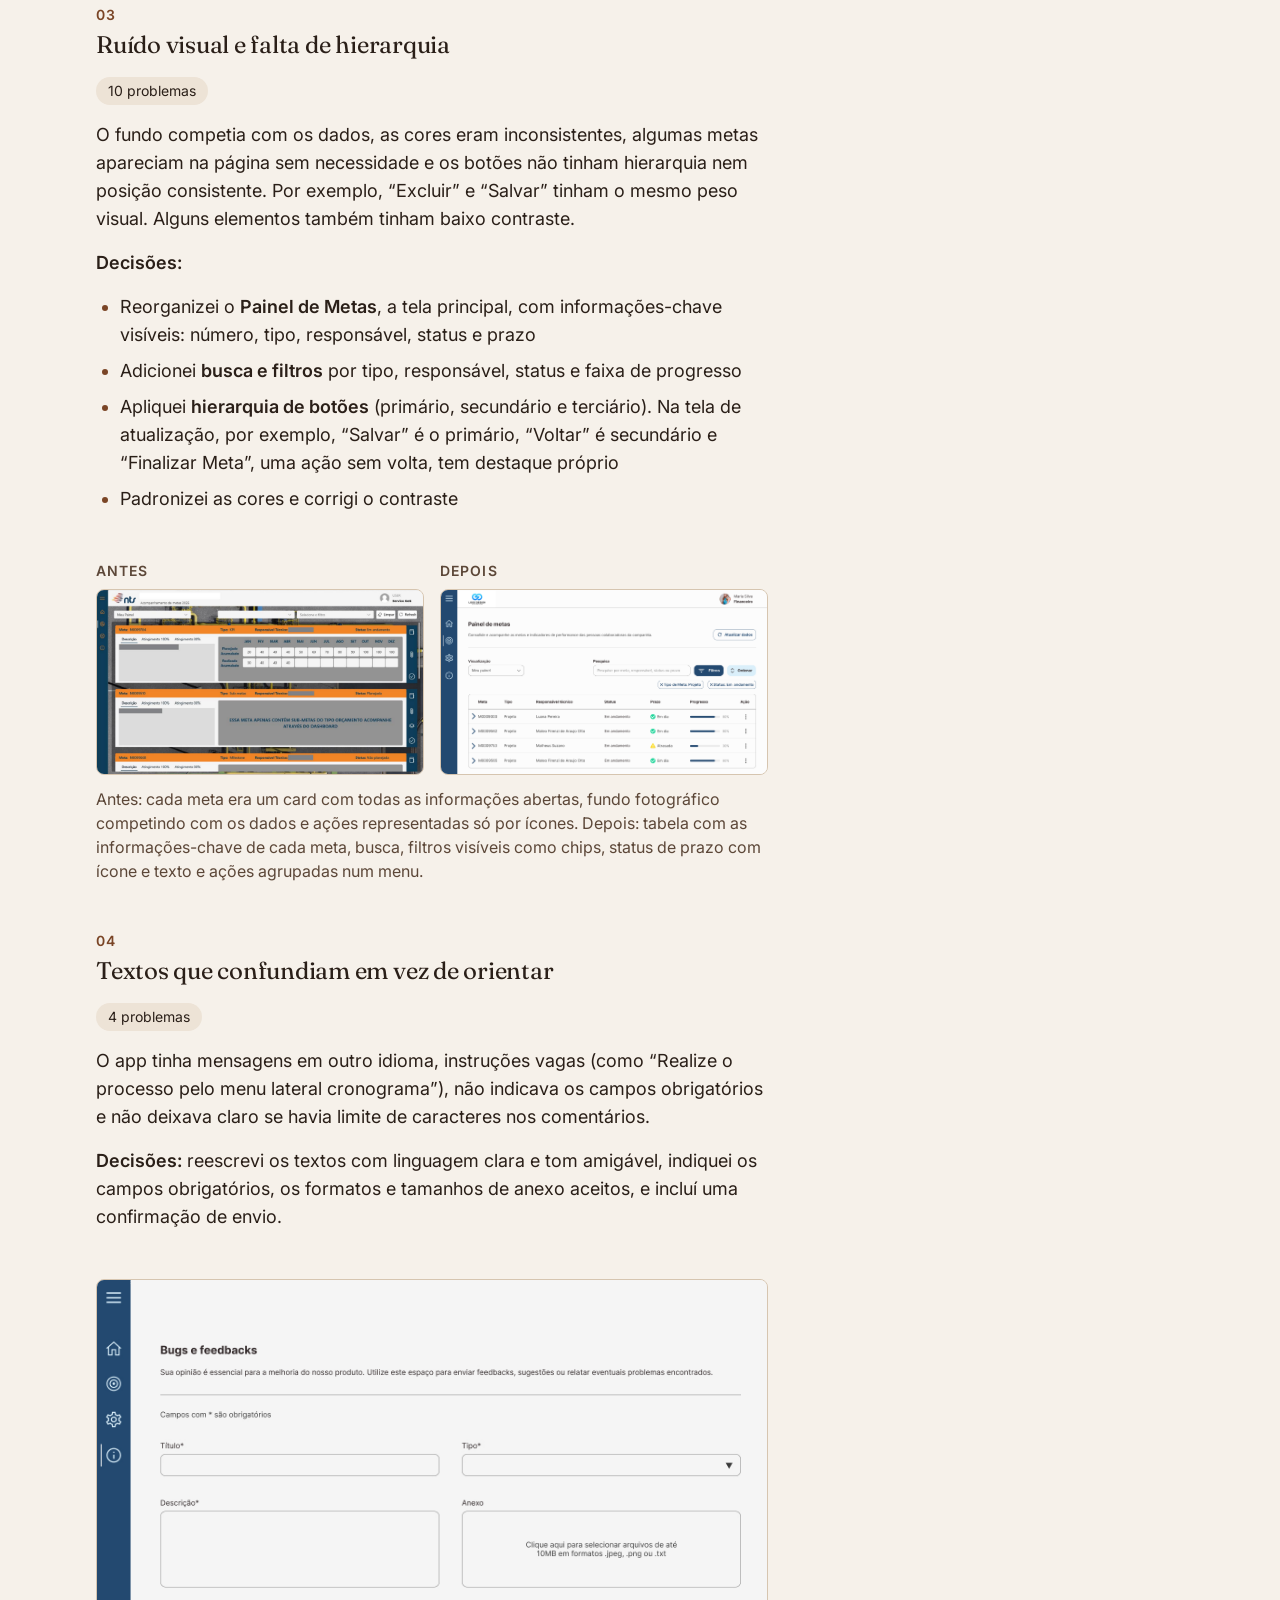
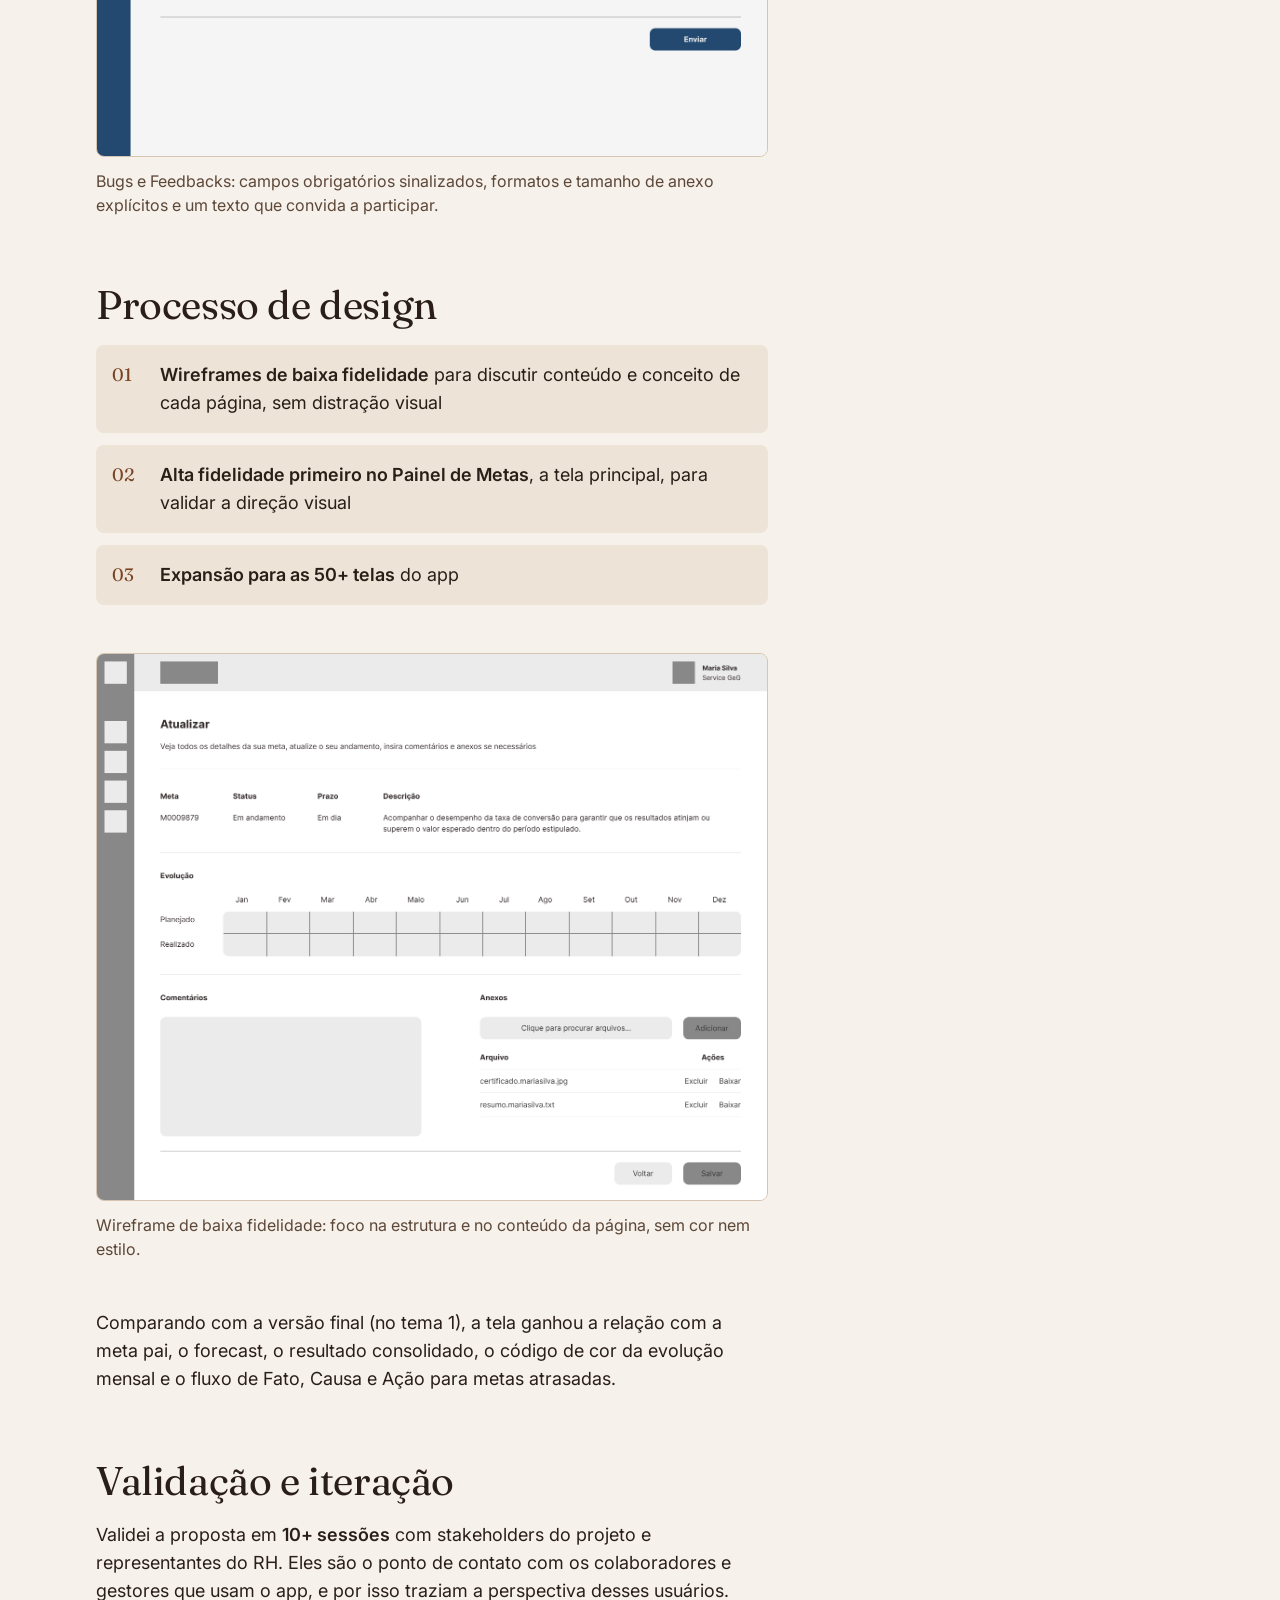
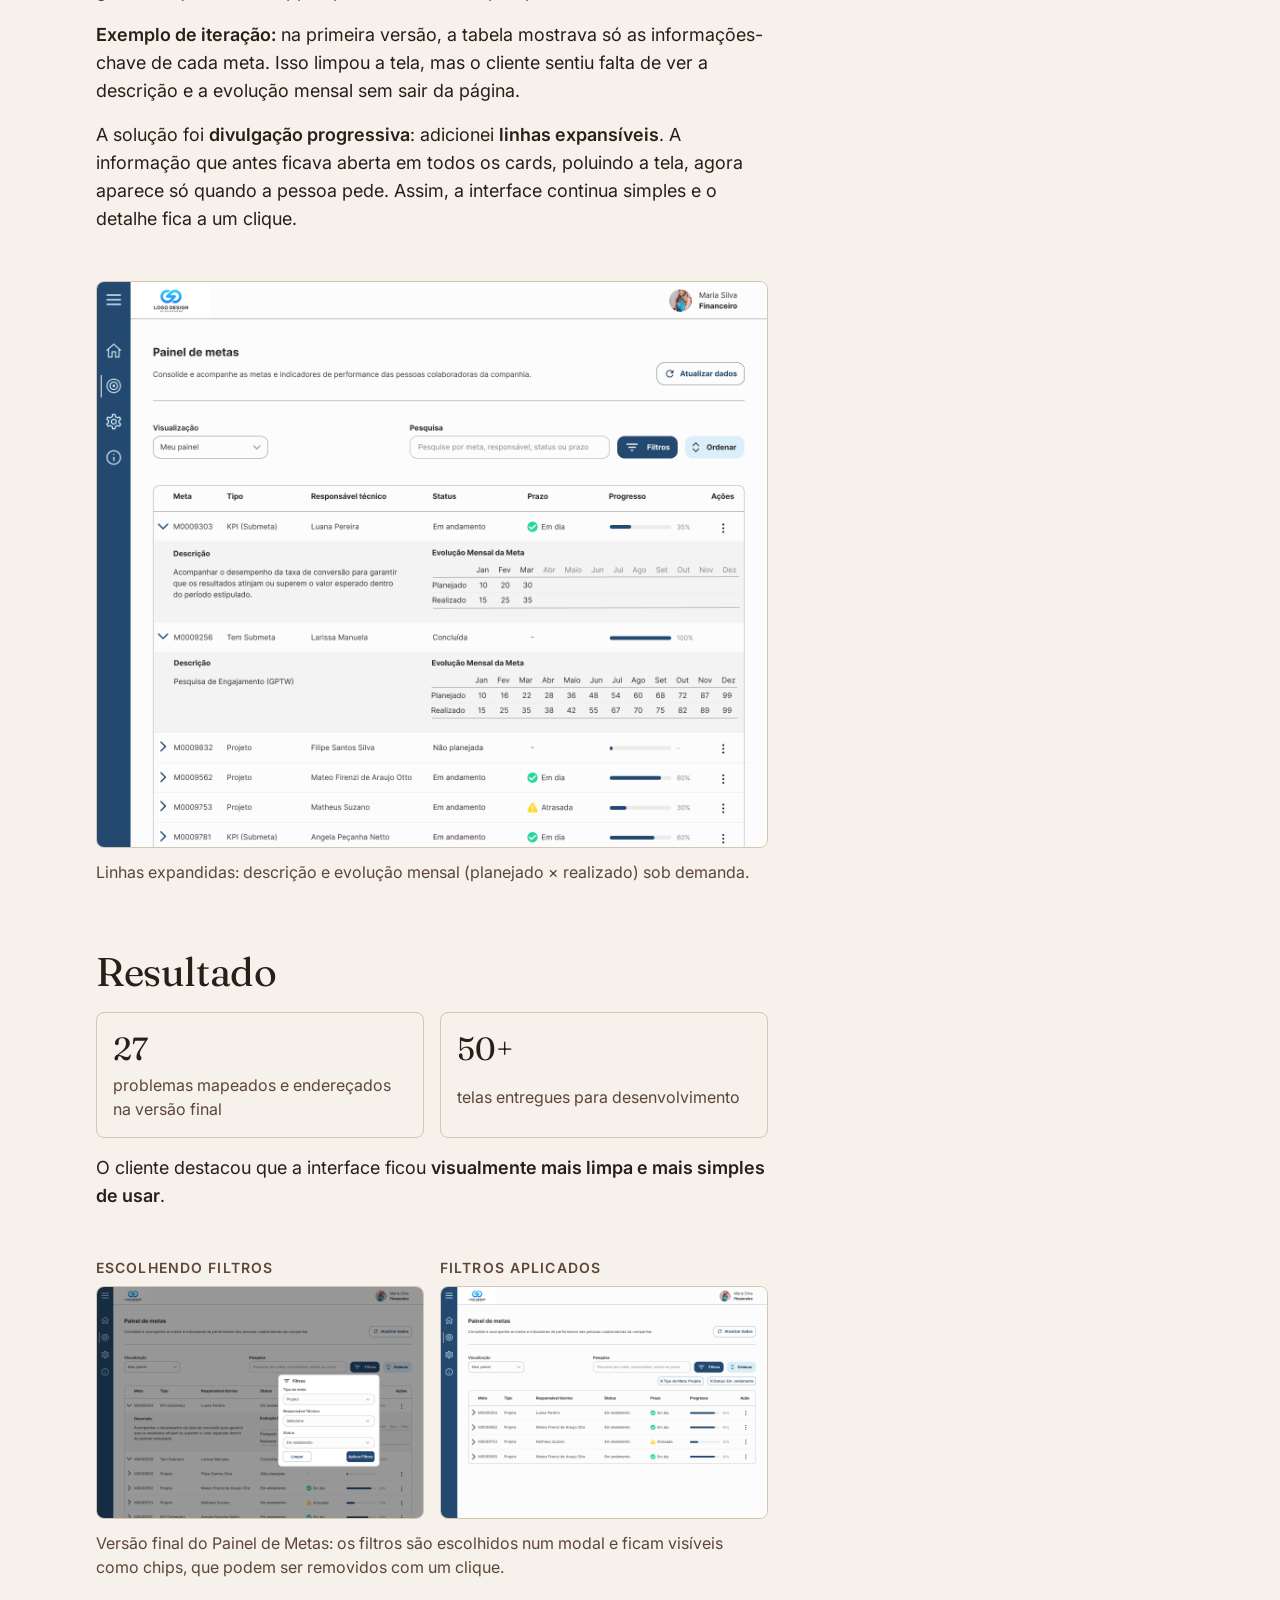
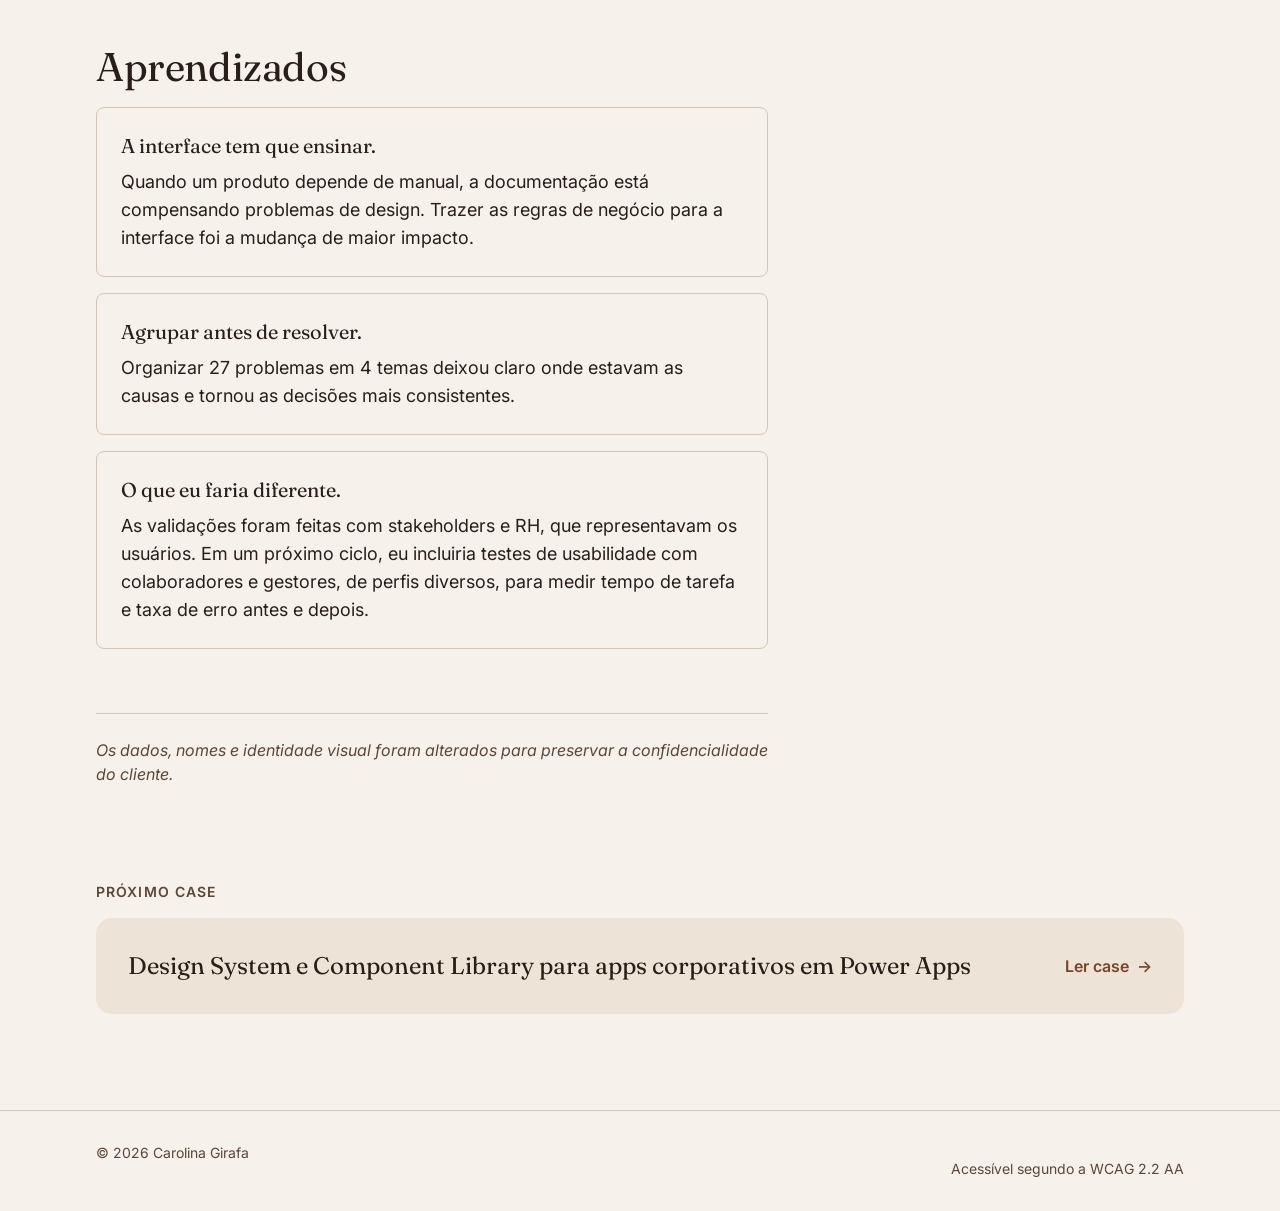
<file: cases/gestao-de-metas.html>
<!doctype html>
<html lang="pt-BR">
<head>
  <meta charset="utf-8">
  <meta name="viewport" content="width=device-width, initial-scale=1">
  <title>Redesign de um app de gestão de metas · Carolina Girafa</title>
  <meta name="description" content="Case de UX/UI: redesign de um app corporativo de gestão de metas que dependia de manual para ser usado. 27 problemas de usabilidade endereçados em 50+ telas.">
  <meta name="color-scheme" content="light">

  <link rel="preconnect" href="https://fonts.googleapis.com">
  <link rel="preconnect" href="https://fonts.gstatic.com" crossorigin>
  <link href="https://fonts.googleapis.com/css2?family=Fraunces:ital,opsz,wght@0,9..144,300;0,9..144,400;1,9..144,300;1,9..144,400&family=Inter:wght@400;600&display=swap" rel="stylesheet">
  <link rel="stylesheet" href="../assets/css/styles.css">
</head>
<body>
  <a class="skip-link" href="#conteudo">Pular para o conteúdo</a>

  <header class="site-header">
    <div class="container site-header__inner">
      <a class="brand" href="../" aria-label="Carolina Girafa, página inicial">Carolina Girafa</a>
      <nav aria-label="Principal">
        <ul class="nav__list" role="list">
          <li><a class="nav__link" href="../#cases">Cases</a></li>
          <li><a class="nav__link" href="../#sobre">Sobre</a></li>
          <li><a class="nav__link" href="../#contato">Contato</a></li>
        </ul>
      </nav>
    </div>
  </header>

  <main id="conteudo" tabindex="-1">
    <div class="container">
      <nav class="breadcrumb" aria-label="Navegação estrutural">
        <a href="../#cases"><span aria-hidden="true">←</span> Todos os cases</a>
      </nav>

      <!-- ===== Abertura ===== -->
      <header class="case-hero">
        <p class="eyebrow">UX/UI Design · Aplicação corporativa · Smarthis</p>
        <h1 class="case-hero__title">Redesign de um app corporativo de gestão de metas</h1>
        <p class="case-hero__lead">
          Um app que só funcionava com manual. Investiguei os problemas, organizei as causas
          e redesenhei a experiência para que a interface se tornasse intuitiva.
        </p>

        <dl class="case-summary" aria-label="Resumo do projeto">
          <div><dt>Meu papel</dt><dd>Product Designer responsável pelo UX/UI, do diagnóstico ao handoff</dd></div>
          <div><dt>Duração</dt><dd>Cerca de 1 ano</dd></div>
          <div><dt>Usuários</dt><dd>~300 colaboradores e 40 gestores</dd></div>
          <div><dt>Escopo</dt><dd>50+ telas redesenhadas</dd></div>
          <div><dt>Métodos</dt><dd>Avaliação heurística, arquitetura da informação, wireframes, protótipos de alta fidelidade e 10+ sessões de validação</dd></div>
          <div><dt>Ferramentas</dt><dd>Figma</dd></div>
          <div class="case-summary__result"><dt>Resultado</dt><dd>27 problemas de usabilidade mapeados e endereçados, e uma interface que deixou de depender do manual para ser usada.</dd></div>
        </dl>
      </header>

      <article class="prose">
        <!-- ===== Contexto ===== -->
        <h2>Contexto</h2>
        <p>Uma empresa do setor de energia usava um app interno para gerenciar as metas de desempenho de toda a companhia. O app atendia dois perfis:</p>
        <ul>
          <li><strong>Colaboradores</strong>, que planejam, acompanham e atualizam as próprias metas</li>
          <li><strong>Gestores e administradores</strong>, que visualizam as metas das equipes e têm funções extras, como gerenciar papéis de usuários</li>
        </ul>
        <p>O app funcionava, mas era visualmente carregado e difícil de entender. Era um projeto estratégico para um cliente importante, então eu fiquei responsável por investigar os problemas e propor uma nova experiência.</p>

        <!-- ===== Desafio ===== -->
        <h2>O desafio</h2>
        <p>O sinal mais claro do problema era que <strong>o app dependia de um Guia do Usuário para ser usado</strong>. Para planejar ou atualizar uma meta, as pessoas precisavam consultar um documento no SharePoint.</p>
        <p>A tela principal concentrava funcionalidades, filtros e informações sem hierarquia. Além disso, o app tinha regras de negócio importantes (tipos de meta diferentes, regras de status, sub-metas) que não apareciam em nenhum lugar da interface.</p>
        <p class="callout">
          <span class="eyebrow callout__label">Pergunta que guiou o projeto</span>
          Como fazer a interface ser intuitiva, para quem usa o app pela primeira vez e para quem usa todo ciclo?
        </p>

        <!-- ===== Investigação ===== -->
        <h2>Investigação: avaliação heurística</h2>
        <p>Comecei com uma avaliação heurística baseada nas 10 heurísticas de Nielsen, complementada por critérios de acessibilidade. Percorri todos os fluxos descritos no Guia do Usuário e registrei cada problema com a página em que aparecia, a heurística violada e uma gravidade de 1 a 3.</p>

        <ul class="stat-row" role="list" aria-label="Resultado da avaliação">
          <li><span class="stat-row__value">27</span><span class="stat-row__label">problemas em 6 áreas do app</span></li>
          <li><span class="stat-row__value">15</span><span class="stat-row__label">de gravidade alta</span></li>
          <li><span class="stat-row__value">9</span><span class="stat-row__label">heurísticas e princípios envolvidos</span></li>
        </ul>
        <p>Os princípios mais violados foram <em>Reconhecimento em vez de memorização</em>, <em>Consistência e padrões</em> e <em>Estética e design minimalista</em>.</p>

        <figure class="figure">
          <img src="../assets/img/nts/01_tabela_avaliacao_heuristica.png" alt="Tabela da avaliação heurística com colunas para incidente, heurística relacionada, gravidade e motivação." loading="lazy" decoding="async">
          <figcaption>Trecho da avaliação heurística: cada problema registrado com a heurística violada, a gravidade e o impacto para o usuário.</figcaption>
        </figure>

        <p>Em vez de tratar cada item isoladamente, agrupei os problemas em quatro temas. Foram esses temas que orientaram as decisões de design.</p>

        <!-- ===== 4 problemas ===== -->
        <h2>As 4 questões centrais e o que eu decidi</h2>

        <!-- Tema 1 -->
        <h3><span class="theme__number">01</span> Regras de negócio invisíveis</h3>
        <p class="theme__meta">9 problemas · maioria de gravidade alta</p>
        <p>Cada tipo de meta (KPI, Cronograma, Sub-metas) é planejado e atualizado de um jeito diferente, mas a interface não mostrava isso. Também não ficava claro quais dados eram editáveis, como funcionavam as regras de status nem que metas do tipo Cronograma precisavam de atividades vinculadas.</p>
        <p><strong>Decisões:</strong></p>
        <ul>
          <li>Separei as duas ações principais de cada meta: <strong>“Iniciar planejamento”</strong>, para metas ainda não planejadas, e <strong>“Ver mais e atualizar”</strong>, para metas em andamento</li>
          <li>Deixei explícito o <strong>fluxo de status</strong> (não planejada → planejada → em andamento → concluída), que só avança e não volta</li>
          <li>Incluí <strong>explicações e dicas por tipo de meta</strong> dentro do próprio planejamento, no lugar onde a pessoa precisa delas</li>
        </ul>
        <p>Na tela de atualização, essas regras ficaram visíveis:</p>
        <ul>
          <li><strong>Meta pai</strong> identificada, para deixar clara a relação entre metas e sub-metas</li>
          <li><strong>Evolução mensal com código de cor e legenda</strong>: dentro do planejado, abaixo do planejado e preenchimento atrasado</li>
          <li><strong>Regra explicada no momento certo</strong>: quando a meta está atrasada, um aviso pede o preenchimento de Fato, Causa e Ação antes de continuar</li>
        </ul>

        <figure class="figure">
          <img src="../assets/img/nts/06_atualizar_meta_alta_fidelidade.jpg" alt="Tela Atualizar Meta em alta fidelidade, com a meta pai identificada, a evolução mensal colorida por status com legenda e um aviso sobre o preenchimento de Fato, Causa e Ação." loading="lazy" decoding="async">
          <figcaption>Atualizar Meta: relação com a meta pai, status de cada mês com legenda e aviso que explica a regra de metas atrasadas.</figcaption>
        </figure>

        <p>Finalizar uma meta é uma ação sem volta: depois disso, ela não pode mais ser editada. Para evitar erros, criei um <strong>modal de confirmação</strong> que:</p>
        <ul>
          <li>mostra o resultado consolidado antes da decisão</li>
          <li>avisa quando a meta ainda não atingiu 100%</li>
          <li>explica <strong>por que</strong> a ação é irreversível (confiabilidade dos dados e histórico)</li>
          <li>só habilita o botão “Finalizar Meta” depois de uma confirmação explícita</li>
        </ul>

        <figure class="figure">
          <div class="figure-pair">
            <div>
              <span class="figure-pair__label" aria-hidden="true">Estado inicial</span>
              <img src="../assets/img/nts/07a_modal_finalizar_meta_inicial.png" alt="Estado inicial do modal de finalização: resultado consolidado, aviso de meta abaixo de 100% e botão Finalizar Meta desabilitado." loading="lazy" decoding="async">
            </div>
            <div>
              <span class="figure-pair__label" aria-hidden="true">Após confirmar</span>
              <img src="../assets/img/nts/07b_modal_finalizar_meta_confirmado.png" alt="Modal de finalização com a caixa de confirmação marcada e o botão Finalizar Meta habilitado." loading="lazy" decoding="async">
            </div>
          </div>
          <figcaption>Modal de finalização: o botão “Finalizar Meta” só é habilitado depois que a pessoa marca a confirmação.</figcaption>
        </figure>

        <!-- Tema 2 -->
        <h3><span class="theme__number">02</span> Ícones, botões e campos sem rótulo</h3>
        <p class="theme__meta">4 problemas · todos de gravidade alta</p>
        <p>Ações importantes eram representadas só por ícones, e havia campos sem identificação. Isso obrigava a pessoa a adivinhar ou decorar o significado, com alto risco de erro.</p>
        <p><strong>Decisões:</strong></p>
        <ul>
          <li>Todos os campos ganharam rótulo</li>
          <li>As ações de cada meta foram agrupadas num <strong>menu de ações</strong> (⋮), um padrão reconhecível, que abre opções com texto: “Ver mais e atualizar” e “Iniciar planejamento”</li>
          <li>Os botões de tela passaram a ter rótulo e peso visual de acordo com a importância</li>
          <li>Alguns ícones foram mantidos a pedido do cliente, como os de baixar e excluir anexos na tela de atualização. Nesses casos, reduzi a quantidade e mantive só ícones de significado amplamente conhecido</li>
        </ul>

        <!-- Tema 3 -->
        <h3><span class="theme__number">03</span> Ruído visual e falta de hierarquia</h3>
        <p class="theme__meta">10 problemas</p>
        <p>O fundo competia com os dados, as cores eram inconsistentes, algumas metas apareciam na página sem necessidade e os botões não tinham hierarquia nem posição consistente. Por exemplo, “Excluir” e “Salvar” tinham o mesmo peso visual. Alguns elementos também tinham baixo contraste.</p>
        <p><strong>Decisões:</strong></p>
        <ul>
          <li>Reorganizei o <strong>Painel de Metas</strong>, a tela principal, com informações-chave visíveis: número, tipo, responsável, status e prazo</li>
          <li>Adicionei <strong>busca e filtros</strong> por tipo, responsável, status e faixa de progresso</li>
          <li>Apliquei <strong>hierarquia de botões</strong> (primário, secundário e terciário). Na tela de atualização, por exemplo, “Salvar” é o primário, “Voltar” é secundário e “Finalizar Meta”, uma ação sem volta, tem destaque próprio</li>
          <li>Padronizei as cores e corrigi o contraste</li>
        </ul>

        <figure class="figure">
          <div class="figure-pair">
            <div>
              <span class="figure-pair__label" aria-hidden="true">Antes</span>
              <img src="../assets/img/nts/03_painel_metas_antes.png" alt="Painel de Metas original: cards com todas as informações abertas sobre um fundo fotográfico e ações representadas apenas por ícones." loading="lazy" decoding="async">
            </div>
            <div>
              <span class="figure-pair__label" aria-hidden="true">Depois</span>
              <img src="../assets/img/nts/02b_painel_metas_depois_recorte.png" alt="Painel de Metas redesenhado: tabela com número, tipo, responsável, status e prazo de cada meta, campo de busca, filtros em chips e menu de ações por linha." loading="lazy" decoding="async">
            </div>
          </div>
          <figcaption>Antes: cada meta era um card com todas as informações abertas, fundo fotográfico competindo com os dados e ações representadas só por ícones. Depois: tabela com as informações-chave de cada meta, busca, filtros visíveis como chips, status de prazo com ícone e texto e ações agrupadas num menu.</figcaption>
        </figure>

        <!-- Tema 4 -->
        <h3><span class="theme__number">04</span> Textos que confundiam em vez de orientar</h3>
        <p class="theme__meta">4 problemas</p>
        <p>O app tinha mensagens em outro idioma, instruções vagas (como “Realize o processo pelo menu lateral cronograma”), não indicava os campos obrigatórios e não deixava claro se havia limite de caracteres nos comentários.</p>
        <p><strong>Decisões:</strong> reescrevi os textos com linguagem clara e tom amigável, indiquei os campos obrigatórios, os formatos e tamanhos de anexo aceitos, e incluí uma confirmação de envio.</p>

        <figure class="figure">
          <img src="../assets/img/nts/tela-bugs.png" alt="Tela Bugs e Feedbacks em alta fidelidade: texto de apresentação, aviso de que campos com asterisco são obrigatórios, campos Título, Tipo e Descrição marcados como obrigatórios, área de anexo indicando até 10MB nos formatos .jpeg, .png ou .txt e botão Enviar." loading="lazy" decoding="async">
          <figcaption>Bugs e Feedbacks: campos obrigatórios sinalizados, formatos e tamanho de anexo explícitos e um texto que convida a participar.</figcaption>
        </figure>

        <!-- ===== Processo ===== -->
        <h2>Processo de design</h2>
        <ol class="steps">
          <li><strong>Wireframes de baixa fidelidade</strong> para discutir conteúdo e conceito de cada página, sem distração visual</li>
          <li><strong>Alta fidelidade primeiro no Painel de Metas</strong>, a tela principal, para validar a direção visual</li>
          <li><strong>Expansão para as 50+ telas</strong> do app</li>
        </ol>

        <figure class="figure">
          <img src="../assets/img/nts/05_atualizar_meta_wireframe.jpg" alt="Wireframe de baixa fidelidade da tela Atualizar Meta, em tons de cinza, mostrando apenas a estrutura de blocos e campos." loading="lazy" decoding="async">
          <figcaption>Wireframe de baixa fidelidade: foco na estrutura e no conteúdo da página, sem cor nem estilo.</figcaption>
        </figure>

        <p>Comparando com a versão final (no tema 1), a tela ganhou a relação com a meta pai, o forecast, o resultado consolidado, o código de cor da evolução mensal e o fluxo de Fato, Causa e Ação para metas atrasadas.</p>

        <!-- ===== Validação ===== -->
        <h2>Validação e iteração</h2>
        <p>Validei a proposta em <strong>10+ sessões</strong> com stakeholders do projeto e representantes do RH. Eles são o ponto de contato com os colaboradores e gestores que usam o app, e por isso traziam a perspectiva desses usuários.</p>
        <p><strong>Exemplo de iteração:</strong> na primeira versão, a tabela mostrava só as informações-chave de cada meta. Isso limpou a tela, mas o cliente sentiu falta de ver a descrição e a evolução mensal sem sair da página.</p>
        <p>A solução foi <strong>divulgação progressiva</strong>: adicionei <strong>linhas expansíveis</strong>. A informação que antes ficava aberta em todos os cards, poluindo a tela, agora aparece só quando a pessoa pede. Assim, a interface continua simples e o detalhe fica a um clique.</p>

        <figure class="figure">
          <img src="../assets/img/nts/04_painel_metas_linhas_expandidas.png" alt="Painel de Metas com uma linha expandida mostrando a descrição da meta e um gráfico de evolução mensal comparando planejado e realizado." loading="lazy" decoding="async">
          <figcaption>Linhas expandidas: descrição e evolução mensal (planejado × realizado) sob demanda.</figcaption>
        </figure>

        <!-- ===== Resultado ===== -->
        <h2>Resultado</h2>
        <ul class="stat-row" role="list" aria-label="Resultados">
          <li><span class="stat-row__value">27</span><span class="stat-row__label">problemas mapeados e endereçados na versão final</span></li>
          <li><span class="stat-row__value">50+</span><span class="stat-row__label">telas entregues para desenvolvimento</span></li>
        </ul>
        <p>O cliente destacou que a interface ficou <strong>visualmente mais limpa e mais simples de usar</strong>.</p>

        <figure class="figure">
          <div class="figure-pair">
            <div>
              <span class="figure-pair__label" aria-hidden="true">Escolhendo filtros</span>
              <img src="../assets/img/nts/08_painel_metas_modal_filtros.png" alt="Painel de Metas com o modal de filtros aberto: campos Tipo de meta, Responsável técnico e Status, e botões Limpar e Aplicar Filtros." loading="lazy" decoding="async">
            </div>
            <div>
              <span class="figure-pair__label" aria-hidden="true">Filtros aplicados</span>
              <img src="../assets/img/nts/02_painel_metas_depois.png" alt="Painel de Metas filtrado por tipo Projeto e status Em andamento, com os filtros ativos visíveis como chips removíveis acima da tabela." loading="lazy" decoding="async">
            </div>
          </div>
          <figcaption>Versão final do Painel de Metas: os filtros são escolhidos num modal e ficam visíveis como chips, que podem ser removidos com um clique.</figcaption>
        </figure>

        <!-- ===== Aprendizados ===== -->
        <h2>Aprendizados</h2>
        <ul class="learning-list" role="list">
          <li><strong>A interface tem que ensinar.</strong> Quando um produto depende de manual, a documentação está compensando problemas de design. Trazer as regras de negócio para a interface foi a mudança de maior impacto.</li>
          <li><strong>Agrupar antes de resolver.</strong> Organizar 27 problemas em 4 temas deixou claro onde estavam as causas e tornou as decisões mais consistentes.</li>
          <li><strong>O que eu faria diferente.</strong> As validações foram feitas com stakeholders e RH, que representavam os usuários. Em um próximo ciclo, eu incluiria testes de usabilidade com colaboradores e gestores, de perfis diversos, para medir tempo de tarefa e taxa de erro antes e depois.</li>
        </ul>

        <p class="note">Os dados, nomes e identidade visual foram alterados para preservar a confidencialidade do cliente.</p>
      </article>

      <!-- ===== Próximo case ===== -->
      <section class="section" aria-labelledby="next-title">
        <h2 class="eyebrow" id="next-title">Próximo case</h2>
        <a class="next-case" href="design-system-power-apps.html">
          <span class="next-case__title">Design System e Component Library para apps corporativos em Power Apps</span>
          <span class="case-card__cta">Ler case <span aria-hidden="true">→</span></span>
        </a>
      </section>
    </div>
  </main>

  <footer class="site-footer">
    <div class="container site-footer__inner">
      <p>© 2026 Carolina Girafa</p>
      <p>Acessível segundo a WCAG 2.2 AA</p>
    </div>
  </footer>
</body>
</html>
</file>
<file: assets/css/styles.css>
/* ==========================================================================
   Portfólio — Carolina Girafa
   Design tokens · escala de espaçamento em múltiplos de 4px · WCAG 2.2 AA
   ========================================================================== */

/* ---------- 1. Tokens ---------- */
:root {
  /* Cores — tema claro (contraste verificado sobre --color-bg)
     text 14.3:1 · muted 7.7:1 · accent 6.9:1 · border-ui 4.2:1 */
  --color-bg: #F6F1EA;           /* bege claro */
  --color-surface: #EDE3D6;      /* bege médio */
  --color-surface-strong: #E3D3BF;
  --color-text: #2A1F18;         /* marrom café */
  --color-text-muted: #5C4738;   /* marrom médio */
  --color-accent: #7A4526;       /* marrom caramelo (links) */
  --color-accent-hover: #5A3119;
  --color-border: #D6C5B0;       /* decorativo */
  --color-border-ui: #8A6E58;    /* componentes interativos (≥ 3:1) */
  --color-focus: #2A1F18;

  /* Tipografia */
  --font-display: "Fraunces", Georgia, "Times New Roman", serif;
  --font-body: "Inter", system-ui, -apple-system, "Segoe UI", Roboto, sans-serif;

  --text-xs: 0.875rem;   /* 14px */
  --text-sm: 1rem;       /* 16px */
  --text-md: 1.125rem;   /* 18px — corpo */
  --text-lg: 1.25rem;    /* 20px */
  --text-xl: 1.5rem;     /* 24px */
  --text-2xl: 2rem;      /* 32px */
  --text-3xl: 2.5rem;    /* 40px */
  --text-display: clamp(2.5rem, 2rem + 3vw, 4.5rem); /* 40–72px */

  /* Espaçamento — base 4px */
  --space-1: 0.25rem;  /* 4px  */
  --space-2: 0.5rem;   /* 8px  */
  --space-3: 0.75rem;  /* 12px */
  --space-4: 1rem;     /* 16px */
  --space-5: 1.5rem;   /* 24px */
  --space-6: 2rem;     /* 32px */
  --space-7: 3rem;     /* 48px */
  --space-8: 4rem;     /* 64px */
  --space-9: 6rem;     /* 96px */
  --space-10: 8rem;    /* 128px */

  /* Layout */
  --container: 72rem;  /* 1152px */
  --measure: 42rem;    /* 672px — largura de leitura */
  --gutter: var(--space-4);

  /* Forma */
  --radius-sm: 0.25rem; /* 4px */
  --radius-md: 0.5rem;  /* 8px */
  --radius-lg: 1rem;    /* 16px */
  --radius-pill: 999px;

  --transition: 160ms ease;
}

/* Tema escuro: pausado até a versão clara ser fechada (valores no README) */

/* ---------- 2. Reset ---------- */
*, *::before, *::after { box-sizing: border-box; }

html {
  -webkit-text-size-adjust: 100%;
  text-size-adjust: 100%;
  scroll-behavior: smooth;
}

body {
  margin: 0;
  background: var(--color-bg);
  color: var(--color-text);
  font-family: var(--font-body);
  font-size: var(--text-md);
  line-height: 1.75rem; /* 28px */
  -webkit-font-smoothing: antialiased;
}

img, svg { display: block; max-width: 100%; height: auto; }

h1, h2, h3, h4, p, ul, ol, figure, blockquote, dl, dd { margin: 0; }

ul[role="list"], ol[role="list"] { list-style: none; padding: 0; }

/* ---------- 3. Acessibilidade ---------- */
:focus { outline: none; }
:focus-visible {
  outline: 3px solid var(--color-focus);
  outline-offset: 4px;
  border-radius: var(--radius-sm);
}

.skip-link {
  position: absolute;
  top: var(--space-2);
  left: var(--space-2);
  z-index: 100;
  padding: var(--space-3) var(--space-4);
  background: var(--color-text);
  color: var(--color-bg);
  font-weight: 600;
  border-radius: var(--radius-md);
  transform: translateY(-200%);
  transition: transform var(--transition);
}
.skip-link:focus { transform: translateY(0); }

.visually-hidden {
  position: absolute !important;
  width: 1px; height: 1px;
  padding: 0; margin: -1px;
  overflow: hidden;
  clip: rect(0 0 0 0);
  white-space: nowrap;
  border: 0;
}

@media (prefers-reduced-motion: reduce) {
  html { scroll-behavior: auto; }
  *, *::before, *::after {
    animation-duration: 0.01ms !important;
    animation-iteration-count: 1 !important;
    transition-duration: 0.01ms !important;
  }
}

/* ---------- 4. Tipografia ---------- */
h1, h2, h3 {
  font-family: var(--font-display);
  font-weight: 400;
  letter-spacing: -0.01em;
  color: var(--color-text);
}

h2 {
  font-size: var(--text-2xl);
  line-height: 2.5rem; /* 40px */
}
@media (min-width: 48rem) {
  h2 { font-size: var(--text-3xl); line-height: 3rem; }
}

h3 {
  font-size: var(--text-xl);
  line-height: 2rem; /* 32px */
}

p + p { margin-top: var(--space-4); }

a {
  color: var(--color-accent);
  text-decoration-thickness: 1px;
  text-underline-offset: 0.2em;
  transition: color var(--transition);
}
a:hover { color: var(--color-accent-hover); text-decoration-thickness: 2px; }

.eyebrow {
  font-family: var(--font-body);
  font-size: var(--text-xs);
  line-height: 1.25rem; /* 20px */
  font-weight: 600;
  letter-spacing: 0.08em;
  text-transform: uppercase;
  color: var(--color-text-muted);
}

/* ---------- 5. Layout ---------- */
.container {
  width: 100%;
  max-width: var(--container);
  margin-inline: auto;
  padding-inline: var(--gutter);
}
@media (min-width: 48rem) { :root { --gutter: var(--space-6); } }

.section { padding-block: var(--space-8); }
@media (min-width: 48rem) { .section { padding-block: var(--space-9); } }

.section + .section { border-top: 1px solid var(--color-border); }

.section__header {
  display: grid;
  gap: var(--space-3);
  margin-bottom: var(--space-7);
  max-width: var(--measure);
}

/* ---------- 6. Header ---------- */
.site-header {
  border-bottom: 1px solid var(--color-border);
}
.site-header__inner {
  display: flex;
  flex-wrap: wrap;
  align-items: center;
  justify-content: space-between;
  gap: var(--space-4);
  min-height: var(--space-9); /* 96px → sobra para alvo de toque */
  padding-block: var(--space-4);
}

.brand {
  display: inline-flex;
  align-items: center;
  min-height: 2.75rem; /* 44px — alvo de toque */
  font-family: var(--font-display);
  font-size: var(--text-xl);
  line-height: 2rem;
  color: var(--color-text);
  text-decoration: none;
}
.brand:hover { color: var(--color-text); }

.nav__list {
  display: flex;
  flex-wrap: wrap;
  align-items: center;
  gap: var(--space-1);
}

.nav__link,
.lang-switch a,
.lang-switch [aria-current] {
  display: inline-flex;
  align-items: center;
  min-height: 2.75rem; /* 44px — alvo de toque */
  padding-inline: var(--space-3);
  font-size: var(--text-sm);
  line-height: 1.5rem;
  color: var(--color-text);
  text-decoration: none;
  border-radius: var(--radius-md);
}
.nav__link:hover { background: var(--color-surface); color: var(--color-text); }

.lang-switch {
  display: flex;
  align-items: center;
  margin-left: var(--space-2);
  padding-left: var(--space-2);
  border-left: 1px solid var(--color-border);
}
.lang-switch [aria-current] { font-weight: 600; }
.lang-switch a { color: var(--color-text-muted); }
.lang-switch a:hover { color: var(--color-text); background: var(--color-surface); }

/* ---------- 7. Hero ---------- */
.hero {
  padding-block: var(--space-9) var(--space-8);
}
@media (min-width: 48rem) {
  .hero { padding-block: var(--space-10) var(--space-9); }
}

.hero__title {
  max-width: 16ch;
  margin-top: var(--space-5);
  font-family: var(--font-display);
  font-size: var(--text-display);
  font-weight: 300;
  line-height: 1.1;
  letter-spacing: -0.02em;
}
.hero__title em {
  font-style: italic;
  color: var(--color-accent);
}

.hero__lead {
  max-width: var(--measure);
  margin-top: var(--space-6);
  font-size: var(--text-lg);
  line-height: 2rem; /* 32px */
  color: var(--color-text-muted);
}

.hero__meta {
  display: flex;
  flex-wrap: wrap;
  gap: var(--space-2) var(--space-5);
  margin-top: var(--space-6);
  font-size: var(--text-sm);
  line-height: 1.5rem;
  color: var(--color-text-muted);
}
.hero__meta li { display: flex; align-items: center; gap: var(--space-2); }
.hero__meta li::before {
  content: "";
  width: var(--space-2);
  height: var(--space-2);
  border-radius: 50%;
  background: var(--color-accent);
}

.hero__actions {
  display: flex;
  flex-wrap: wrap;
  gap: var(--space-3);
  margin-top: var(--space-7);
}

/* ---------- 8. Botões ---------- */
.button {
  display: inline-flex;
  align-items: center;
  justify-content: center;
  gap: var(--space-2);
  min-height: 3rem; /* 48px */
  padding: var(--space-3) var(--space-5);
  font-family: var(--font-body);
  font-size: var(--text-sm);
  font-weight: 600;
  line-height: 1.5rem;
  text-decoration: none;
  border-radius: var(--radius-pill);
  border: 1px solid transparent;
  transition: background var(--transition), color var(--transition), border-color var(--transition);
}
.button--primary {
  background: var(--color-text);
  color: var(--color-bg);
}
.button--primary:hover {
  background: var(--color-accent-hover);
  color: var(--color-bg);
  text-decoration: none;
}
.button--secondary {
  background: transparent;
  color: var(--color-text);
  border-color: var(--color-border-ui);
}
.button--secondary:hover {
  background: var(--color-surface);
  color: var(--color-text);
  text-decoration: none;
}

/* ---------- 9. Cards de case ---------- */
.case-list {
  display: grid;
  gap: var(--space-6);
}

.case-card {
  position: relative;
  display: grid;
  gap: var(--space-5);
  padding: var(--space-4);
  background: var(--color-surface);
  border-radius: var(--radius-lg);
  transition: background var(--transition);
}
@media (min-width: 56rem) {
  .case-card {
    grid-template-columns: 1.1fr 1fr;
    align-items: center;
    gap: var(--space-7);
    padding: var(--space-5);
  }
  .case-card:nth-child(even) .case-card__media { order: 2; }
}
.case-card:hover { background: var(--color-surface-strong); }
.case-card:focus-within { outline: 3px solid var(--color-focus); outline-offset: 4px; }

.case-card__body {
  display: grid;
  gap: var(--space-4);
  padding: var(--space-2) var(--space-2) var(--space-4);
}

.case-card__title a {
  color: var(--color-text);
  text-decoration: none;
}
/* Torna o card inteiro clicável sem aninhar links */
.case-card__title a::after {
  content: "";
  position: absolute;
  inset: 0;
  border-radius: var(--radius-lg);
}
.case-card__title a:focus-visible { outline: none; }

.case-card__summary { color: var(--color-text-muted); }

.tag-list {
  display: flex;
  flex-wrap: wrap;
  gap: var(--space-2);
}
.tag {
  padding: var(--space-1) var(--space-3);
  font-size: var(--text-xs);
  line-height: 1.25rem;
  color: var(--color-text);
  background: var(--color-bg);
  border-radius: var(--radius-pill);
}

.metric-list {
  display: grid;
  grid-template-columns: repeat(auto-fit, minmax(8rem, 1fr));
  gap: var(--space-4);
  padding-top: var(--space-4);
  border-top: 1px solid var(--color-border);
}
/* Leitor de tela lê "rótulo → valor"; visualmente o valor vem primeiro */
.metric-list > div { display: flex; flex-direction: column-reverse; justify-content: flex-end; }
.metric__value {
  display: block;
  font-family: var(--font-display);
  font-size: var(--text-2xl);
  line-height: 2.5rem;
  color: var(--color-text);
}
.metric__label {
  display: block;
  font-size: var(--text-xs);
  line-height: 1.25rem;
  color: var(--color-text-muted);
}

.case-card__cta {
  display: inline-flex;
  align-items: center;
  gap: var(--space-2);
  font-size: var(--text-sm);
  font-weight: 600;
  color: var(--color-accent);
}
.case-card__cta span[aria-hidden] { transition: transform var(--transition); }
.case-card:hover .case-card__cta span[aria-hidden] { transform: translateX(var(--space-1)); }

/* Placeholder de imagem — substituir por <img> com alt descritivo */
.placeholder {
  display: grid;
  place-items: center;
  aspect-ratio: 4 / 3;
  padding: var(--space-5);
  background:
    repeating-linear-gradient(135deg, transparent 0 12px, var(--color-border) 12px 13px),
    var(--color-surface-strong);
  border-radius: var(--radius-md);
  color: var(--color-text-muted);
  font-size: var(--text-xs);
  line-height: 1.25rem;
  text-align: center;
}
.placeholder span {
  padding: var(--space-2) var(--space-3);
  background: var(--color-bg);
  border-radius: var(--radius-sm);
}

.upcoming {
  margin-top: var(--space-6);
  font-size: var(--text-sm);
  line-height: 1.5rem;
  color: var(--color-text-muted);
}

/* ---------- 10. Sobre ---------- */
.about {
  display: grid;
  gap: var(--space-7);
}
@media (min-width: 56rem) {
  .about { grid-template-columns: 1.4fr 1fr; gap: var(--space-9); align-items: start; }
}

.about__text { max-width: var(--measure); }
.about__text > p:first-child {
  font-family: var(--font-display);
  font-size: var(--text-xl);
  line-height: 2.25rem; /* 36px */
  color: var(--color-text);
}
.about__text p { color: var(--color-text-muted); }

.skills {
  display: grid;
  align-content: start;
  gap: var(--space-4);
  padding: var(--space-5);
  background: var(--color-surface);
  border-radius: var(--radius-lg);
}

/* ---------- 11. Contato ---------- */
.contact {
  display: grid;
  gap: var(--space-6);
  max-width: var(--measure);
}
.contact__title {
  font-size: var(--text-3xl);
  line-height: 3rem;
}
.contact__list {
  display: flex;
  flex-wrap: wrap;
  gap: var(--space-3);
}

/* ---------- 12. Footer ---------- */
.site-footer {
  padding-block: var(--space-6);
  border-top: 1px solid var(--color-border);
  font-size: var(--text-xs);
  line-height: 1.25rem;
  color: var(--color-text-muted);
}
.site-footer__inner {
  display: flex;
  flex-wrap: wrap;
  justify-content: space-between;
  gap: var(--space-3);
}

/* ==========================================================================
   13. Página de case
   ========================================================================== */
.breadcrumb {
  padding-top: var(--space-6);
  font-size: var(--text-sm);
  line-height: 1.5rem;
}
.breadcrumb a {
  display: inline-flex;
  align-items: center;
  gap: var(--space-2);
  min-height: 2.75rem;
  color: var(--color-text-muted);
  text-decoration: none;
}
.breadcrumb a:hover { color: var(--color-text); text-decoration: underline; }

.case-hero { padding-block: var(--space-7) var(--space-8); }
.case-hero__title {
  max-width: 22ch;
  margin-top: var(--space-4);
  font-size: clamp(2rem, 1.5rem + 2.5vw, 3.5rem);
  line-height: 1.15;
  font-weight: 300;
  letter-spacing: -0.02em;
}
.case-hero__lead {
  max-width: var(--measure);
  margin-top: var(--space-5);
  font-size: var(--text-lg);
  line-height: 2rem;
  color: var(--color-text-muted);
}

/* Resumo rápido */
.case-summary {
  display: grid;
  grid-template-columns: repeat(auto-fit, minmax(14rem, 1fr));
  gap: var(--space-5) var(--space-6);
  margin-top: var(--space-7);
  padding: var(--space-5);
  background: var(--color-surface);
  border-radius: var(--radius-lg);
}
@media (min-width: 48rem) { .case-summary { padding: var(--space-6); } }
.case-summary div { display: grid; align-content: start; gap: var(--space-1); }
.case-summary dt {
  font-size: var(--text-xs);
  line-height: 1.25rem;
  font-weight: 600;
  letter-spacing: 0.08em;
  text-transform: uppercase;
  color: var(--color-text-muted);
}
.case-summary dd {
  font-size: var(--text-sm);
  line-height: 1.5rem;
}
.case-summary__result {
  grid-column: 1 / -1;
  padding-top: var(--space-5);
  border-top: 1px solid var(--color-border);
}
.case-summary__result dd {
  font-family: var(--font-display);
  font-size: var(--text-lg);
  line-height: 1.75rem;
}

/* Conteúdo em prosa */
.prose { max-width: var(--measure); }
.prose > * + * { margin-top: var(--space-4); }
.prose h2 { margin-top: var(--space-8); }
.prose h2:first-child { margin-top: 0; }
.prose h3 { margin-top: var(--space-7); }
.prose ul, .prose ol { padding-left: var(--space-5); }
.prose li + li { margin-top: var(--space-2); }
.prose li::marker { color: var(--color-accent); }
.prose strong { font-weight: 600; }

.prose .callout {
  margin-top: var(--space-6);
  padding: var(--space-5);
  border-left: 4px solid var(--color-accent);
  background: var(--color-surface);
  border-radius: 0 var(--radius-md) var(--radius-md) 0;
  font-family: var(--font-display);
  font-size: var(--text-lg);
  line-height: 2rem;
}
.callout__label {
  display: block;
  margin-bottom: var(--space-2);
  font-family: var(--font-body);
}

/* Números de destaque */
.stat-row {
  display: grid;
  grid-template-columns: repeat(auto-fit, minmax(10rem, 1fr));
  gap: var(--space-4);
  padding: 0 !important;
  list-style: none;
}
.stat-row li {
  margin: 0 !important;
  display: grid;
  gap: var(--space-1);
  padding: var(--space-4);
  border: 1px solid var(--color-border);
  border-radius: var(--radius-md);
}
.stat-row__value {
  font-family: var(--font-display);
  font-size: var(--text-2xl);
  line-height: 2.5rem;
}
.stat-row__label {
  font-size: var(--text-sm);
  line-height: 1.5rem;
  color: var(--color-text-muted);
}

/* Tema (problema central) */
.theme__meta {
  display: inline-block;
  padding: var(--space-1) var(--space-3);
  font-size: var(--text-xs);
  line-height: 1.25rem;
  background: var(--color-surface);
  border-radius: var(--radius-pill);
  color: var(--color-text);
}
.theme__number {
  display: block;
  margin-bottom: var(--space-1);
  font-family: var(--font-body);
  font-size: var(--text-xs);
  line-height: 1.25rem;
  font-weight: 600;
  letter-spacing: 0.08em;
  color: var(--color-accent);
}

/* Figuras — podem ultrapassar a largura do texto */
.figure {
  margin-block: var(--space-7);
  max-width: 56rem;
}
.figure img,
.figure .placeholder {
  width: 100%;
  border-radius: var(--radius-md);
  border: 1px solid var(--color-border);
  background: var(--color-surface);
}
/* Enquanto a imagem não existe, o texto alternativo aparece num bloco visível */
.figure img { min-height: var(--space-9); color: var(--color-text-muted); font-size: var(--text-xs); }
.figure figcaption {
  margin-top: var(--space-3);
  font-size: var(--text-sm);
  line-height: 1.5rem;
  color: var(--color-text-muted);
}

.figure-pair {
  display: grid;
  gap: var(--space-4);
}
@media (min-width: 48rem) { .figure-pair { grid-template-columns: 1fr 1fr; } }
.figure-pair__label {
  display: block;
  margin-bottom: var(--space-2);
  font-size: var(--text-xs);
  line-height: 1.25rem;
  font-weight: 600;
  letter-spacing: 0.08em;
  text-transform: uppercase;
  color: var(--color-text-muted);
}

.steps {
  counter-reset: step;
  list-style: none;
  padding: 0 !important;
  display: grid;
  gap: var(--space-3);
}
.steps li {
  counter-increment: step;
  position: relative;
  margin: 0 !important;
  padding: var(--space-4) var(--space-4) var(--space-4) var(--space-8);
  background: var(--color-surface);
  border-radius: var(--radius-md);
}
.steps li::before {
  content: counter(step, decimal-leading-zero);
  position: absolute;
  left: var(--space-4);
  top: var(--space-4);
  font-family: var(--font-display);
  color: var(--color-accent);
}

.learning-list {
  list-style: none;
  padding: 0 !important;
  display: grid;
  gap: var(--space-4);
}
.learning-list li {
  margin: 0 !important;
  padding: var(--space-5);
  border: 1px solid var(--color-border);
  border-radius: var(--radius-md);
}
.learning-list strong {
  display: block;
  margin-bottom: var(--space-2);
  font-family: var(--font-display);
  font-size: var(--text-lg);
  font-weight: 400;
  line-height: 1.75rem;
}

.note {
  margin-top: var(--space-8) !important;
  padding-top: var(--space-5);
  border-top: 1px solid var(--color-border);
  font-size: var(--text-sm);
  line-height: 1.5rem;
  font-style: italic;
  color: var(--color-text-muted);
}

/* Próximo case */
.next-case {
  display: flex;
  flex-wrap: wrap;
  align-items: center;
  justify-content: space-between;
  gap: var(--space-5);
  padding: var(--space-6);
  background: var(--color-surface);
  border-radius: var(--radius-lg);
  text-decoration: none;
  color: var(--color-text);
  transition: background var(--transition);
}
.next-case:hover { background: var(--color-surface-strong); color: var(--color-text); }
.next-case__title {
  flex: 1 1 25rem;
  font-family: var(--font-display);
  font-size: var(--text-xl);
  line-height: 2rem;
}
.eyebrow + .next-case { margin-top: var(--space-4); }

/* Tabelas de conteúdo (rolam na horizontal em telas estreitas) */
.table-wrap {
  overflow-x: auto;
  border: 1px solid var(--color-border);
  border-radius: var(--radius-md);
}
.table-wrap table {
  width: 100%;
  min-width: 32rem;
  border-collapse: collapse;
  font-size: var(--text-sm);
  line-height: 1.5rem;
}
.table-wrap caption {
  padding: var(--space-3) var(--space-4);
  text-align: left;
  font-size: var(--text-xs);
  line-height: 1.25rem;
  color: var(--color-text-muted);
  caption-side: bottom;
  border-top: 1px solid var(--color-border);
}
.table-wrap th,
.table-wrap td {
  padding: var(--space-3) var(--space-4);
  text-align: left;
  vertical-align: top;
  border-bottom: 1px solid var(--color-border);
}
.table-wrap thead th {
  background: var(--color-surface);
  font-weight: 600;
}
.table-wrap tbody tr:last-child th,
.table-wrap tbody tr:last-child td { border-bottom: 0; }
.table-wrap tbody th { font-weight: 600; }
.table-wrap code {
  font-family: ui-monospace, "SFMono-Regular", Menlo, Consolas, monospace;
  font-size: var(--text-xs);
}
/* Amostra de cor ao lado do token */
.swatch {
  display: inline-block;
  width: 1rem;
  height: 1rem;
  margin-right: var(--space-2);
  vertical-align: -0.15rem;
  border-radius: var(--radius-sm);
  box-shadow: inset 0 0 0 1px rgba(128, 128, 128, 0.5);
}
</file>
